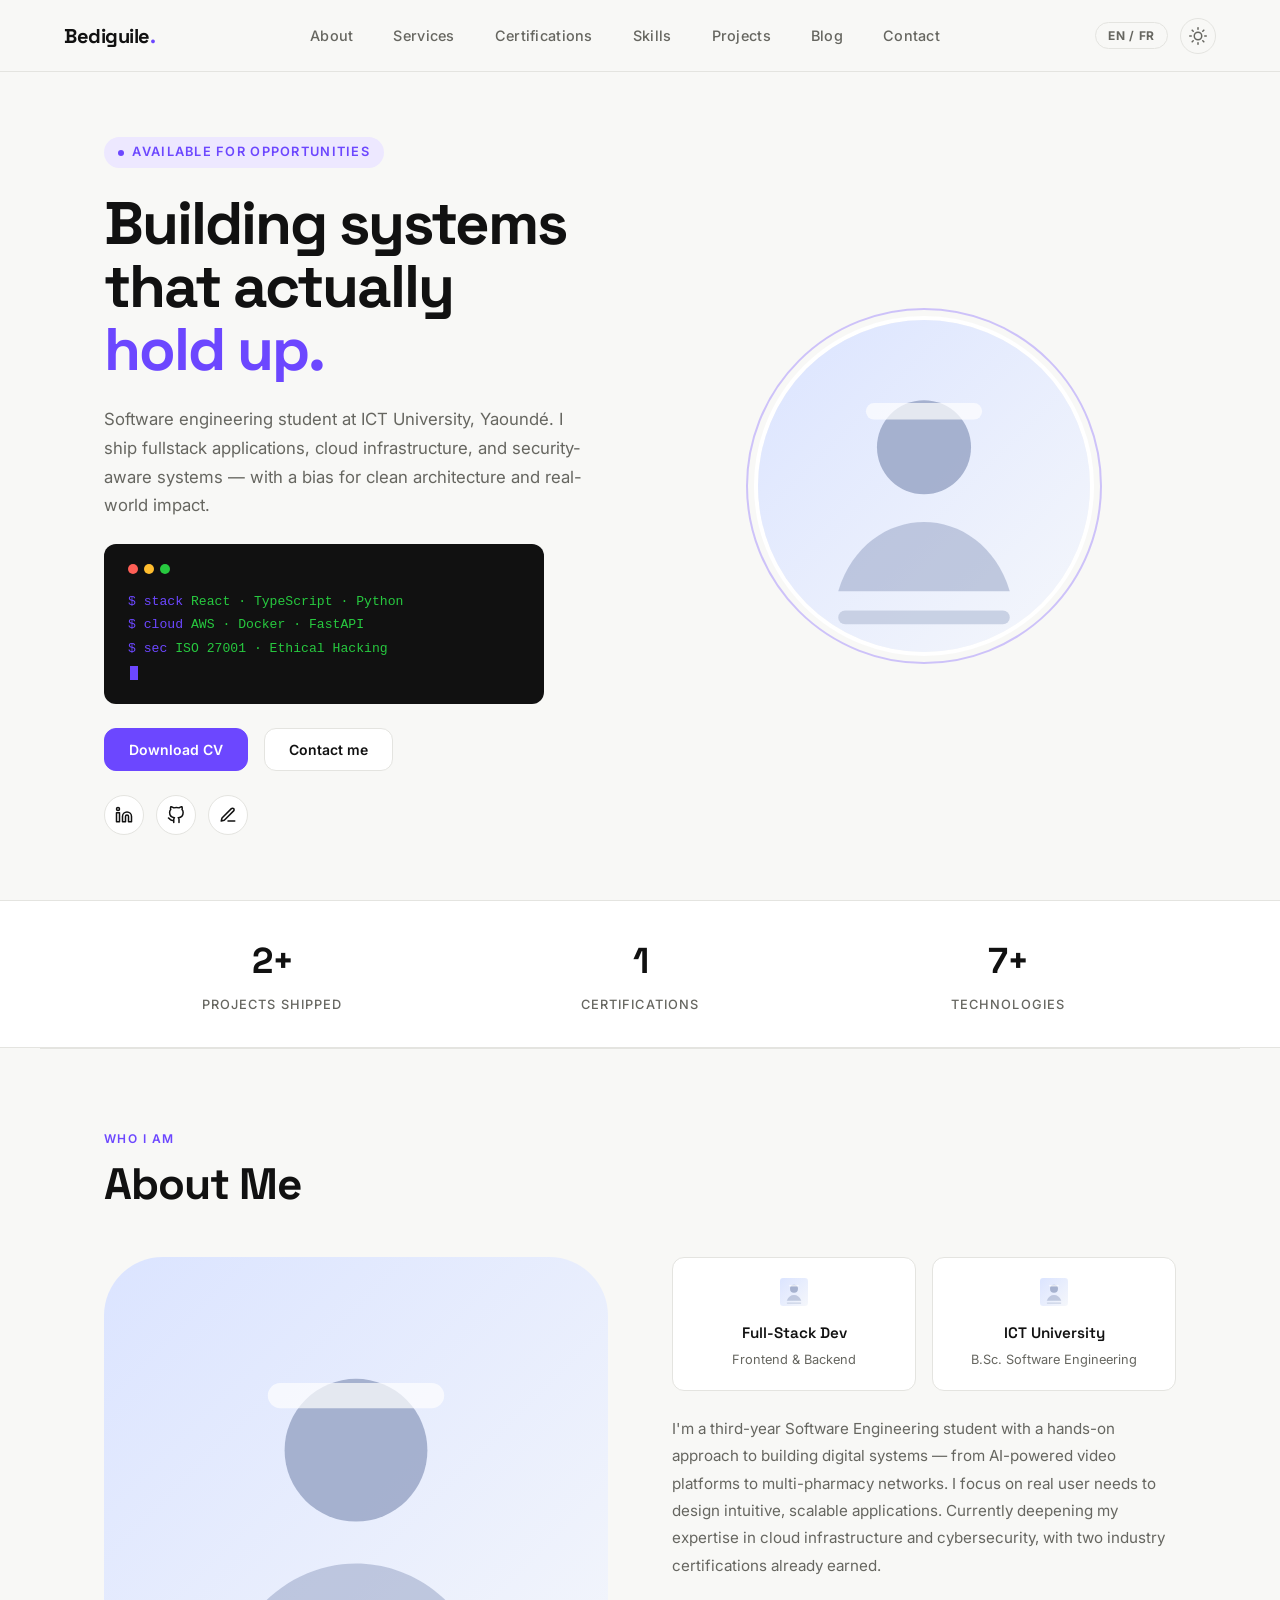
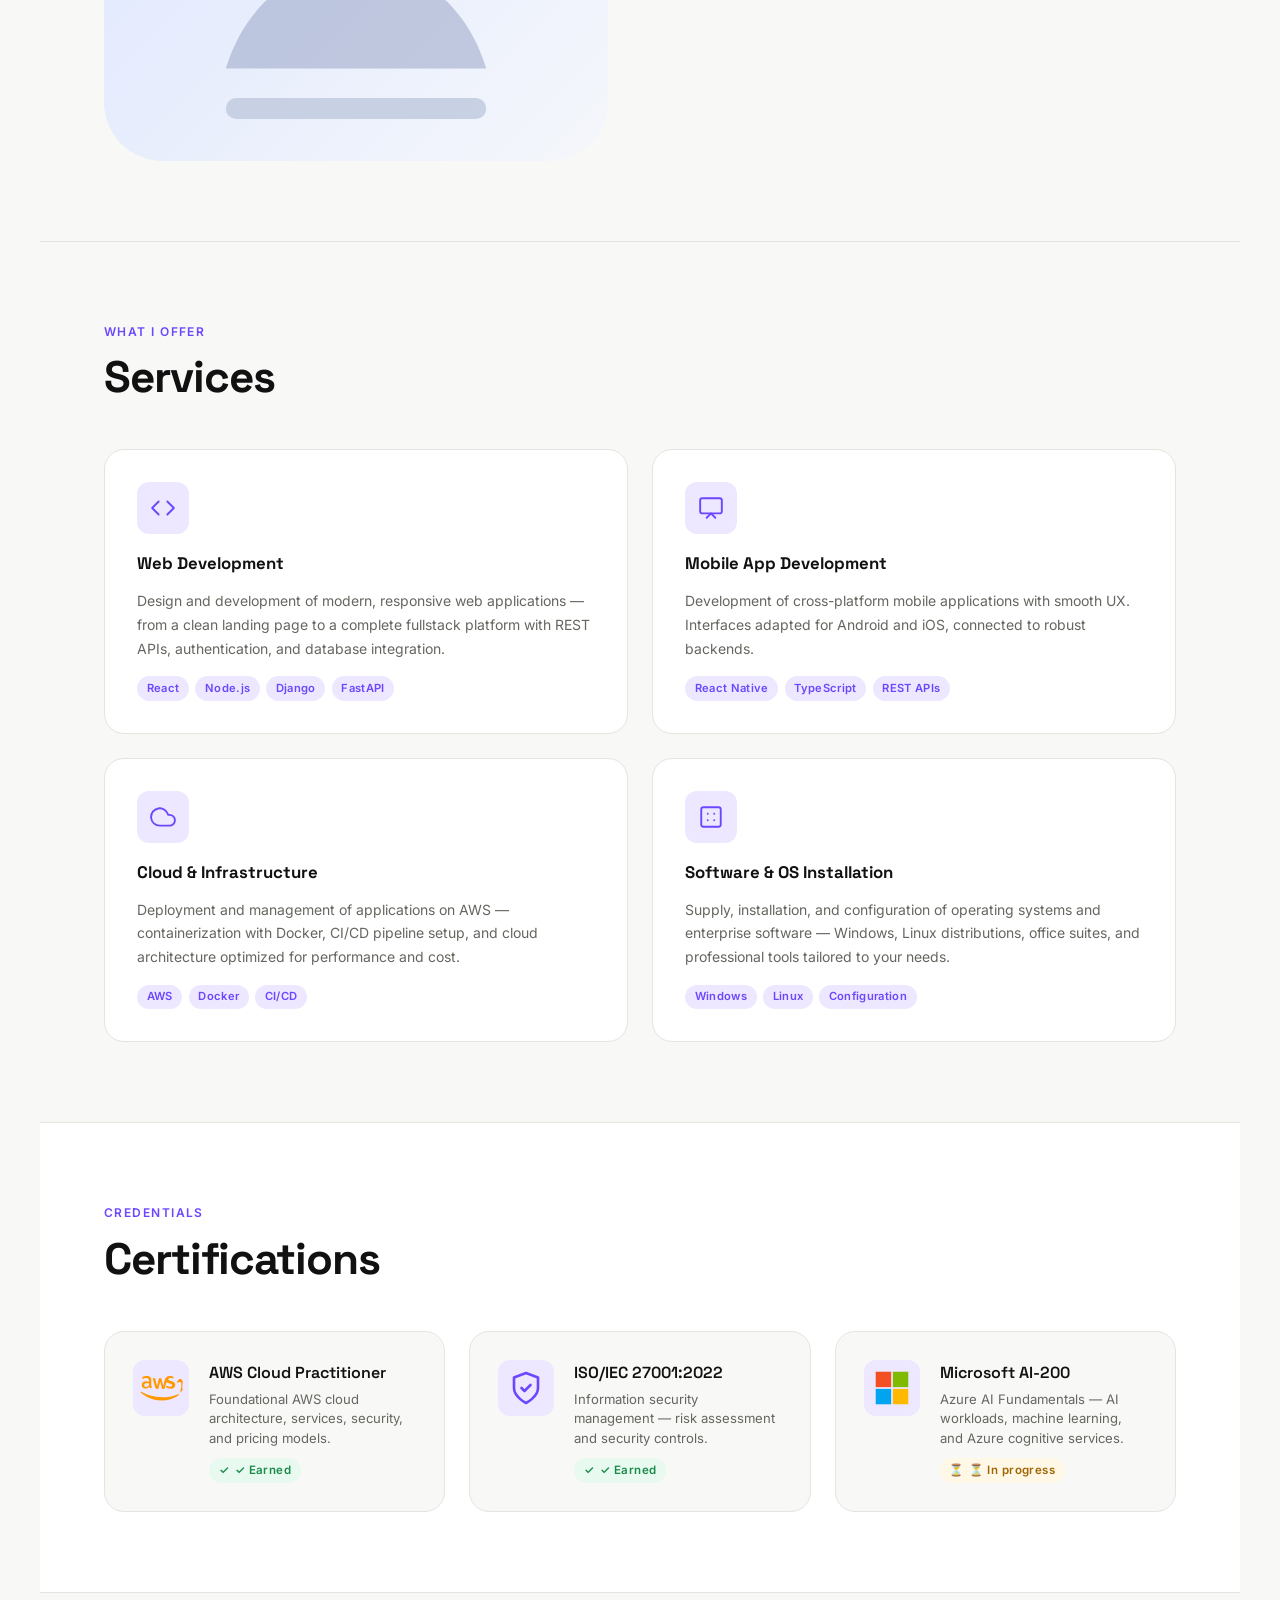
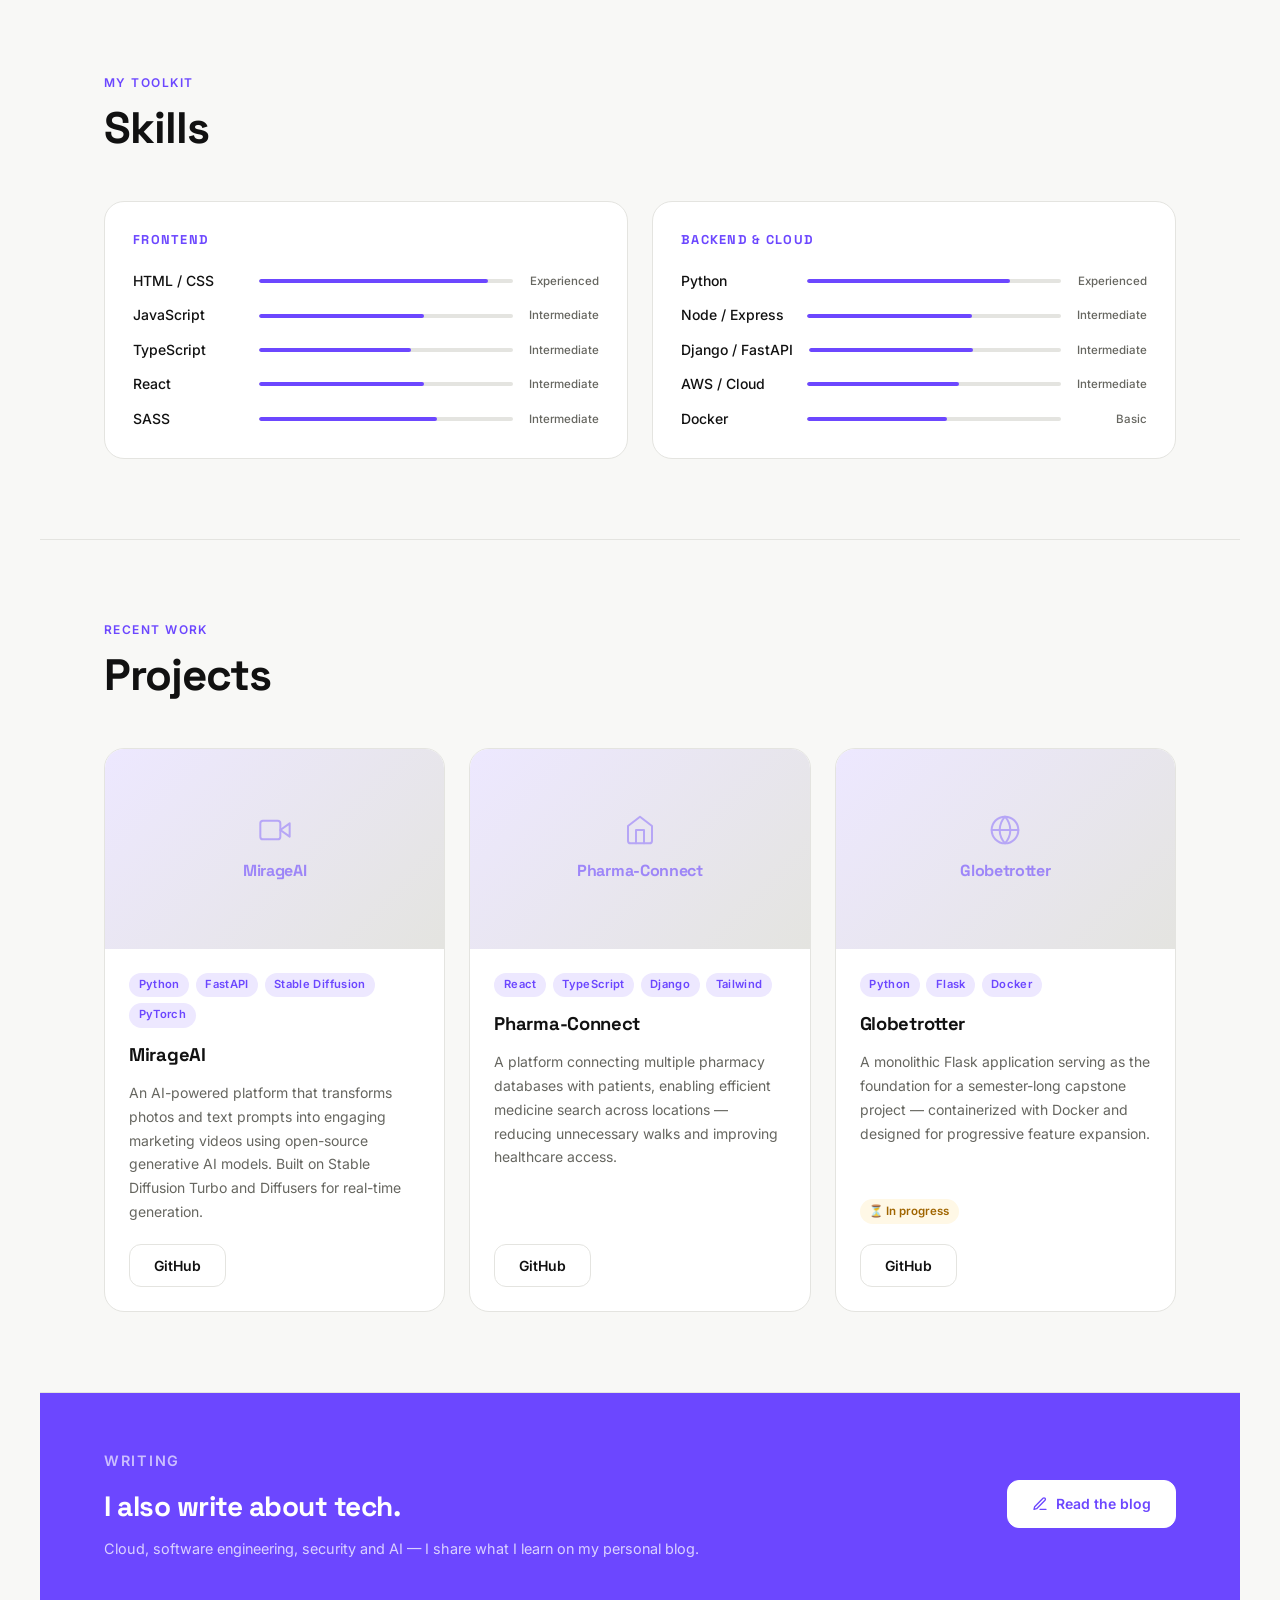
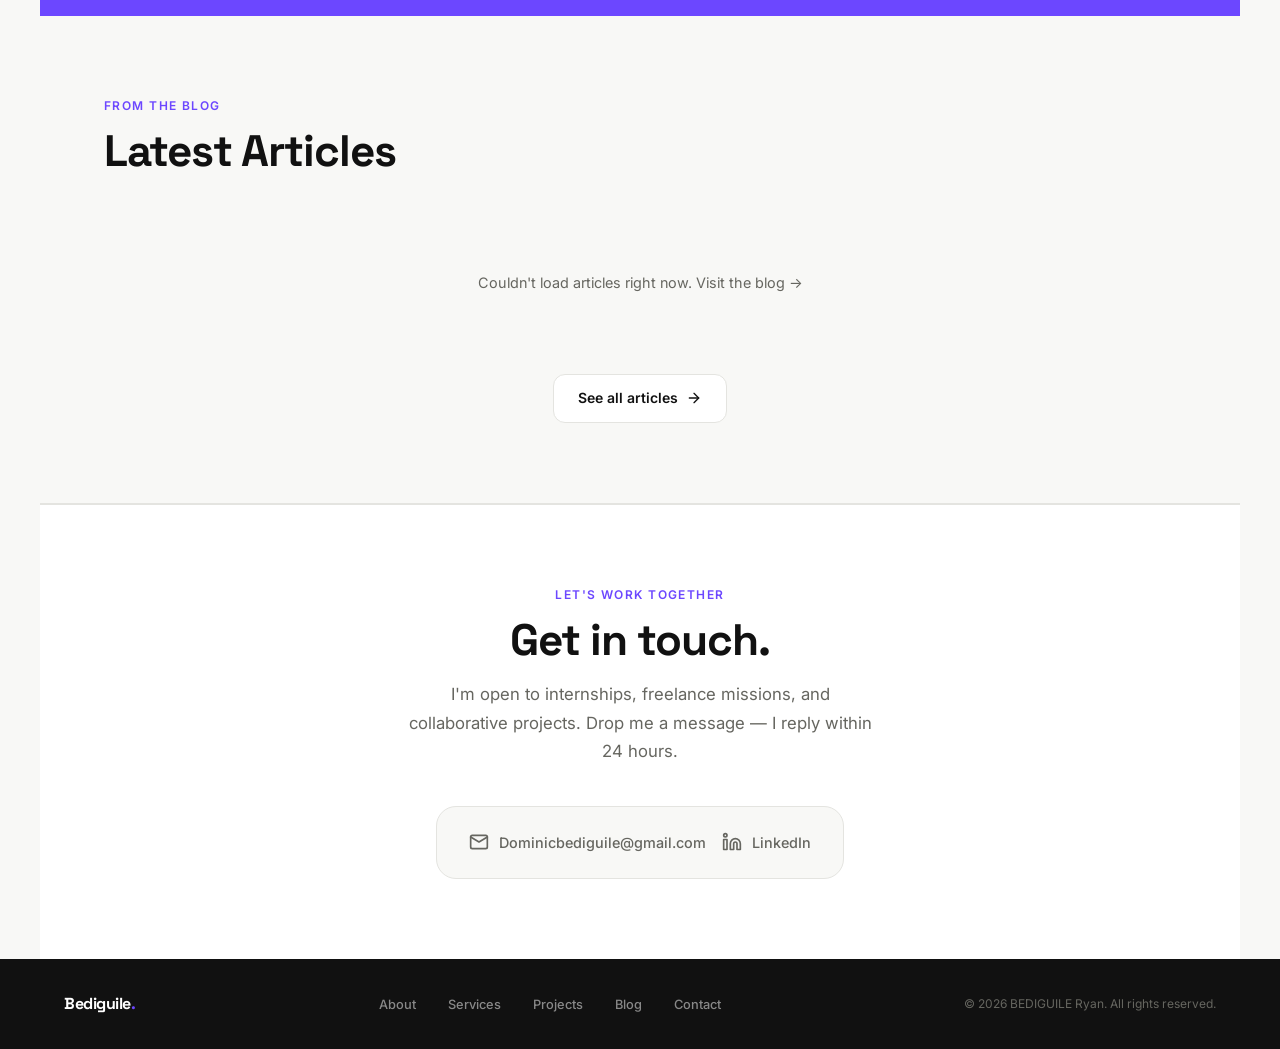
<file: index.html>
<!DOCTYPE html>
<html lang="en" data-theme="light">
<head>
  <meta charset="UTF-8" />
  <meta http-equiv="X-UA-Compatible" content="IE=edge" />
  <meta name="viewport" content="width=device-width, initial-scale=1.0" />
  <title>Bediguile Ryan — Software Engineer</title>
  <link rel="stylesheet" href="style3.css" />
  <link rel="stylesheet" href="mediaqueries.css" />
</head>
<body>

  <!-- ── DESKTOP NAV ──────────────────────────────── -->
  <nav id="desktop-nav">
    <div class="logo">Bediguile<span class="accent-dot">.</span></div>
    <ul class="nav-links">
      <li><a href="#about" data-en="About" data-fr="À propos">About</a></li>
      <li><a href="#services" data-en="Services" data-fr="Services">Services</a></li>
      <li><a href="#certifications" data-en="Certifications" data-fr="Certifications">Certifications</a></li>
      <li><a href="#skills" data-en="Skills" data-fr="Compétences">Skills</a></li>
      <li><a href="#projects" data-en="Projects" data-fr="Projets">Projects</a></li>
      <li><a href="https://dominicblog.me" target="_blank" rel="noopener" data-en="Blog" data-fr="Blog">Blog</a></li>
      <li><a href="#contact" data-en="Contact" data-fr="Contact">Contact</a></li>
    </ul>
    <div class="nav-controls">
      <button class="lang-toggle" onclick="toggleLang()" title="Switch language">EN / FR</button>
      <button class="theme-toggle" onclick="toggleTheme()" title="Toggle dark mode" aria-label="Toggle theme">
        <svg class="icon-sun" xmlns="http://www.w3.org/2000/svg" width="18" height="18" viewBox="0 0 24 24" fill="none" stroke="currentColor" stroke-width="2" stroke-linecap="round" stroke-linejoin="round"><circle cx="12" cy="12" r="5"/><line x1="12" y1="1" x2="12" y2="3"/><line x1="12" y1="21" x2="12" y2="23"/><line x1="4.22" y1="4.22" x2="5.64" y2="5.64"/><line x1="18.36" y1="18.36" x2="19.78" y2="19.78"/><line x1="1" y1="12" x2="3" y2="12"/><line x1="21" y1="12" x2="23" y2="12"/><line x1="4.22" y1="19.78" x2="5.64" y2="18.36"/><line x1="18.36" y1="5.64" x2="19.78" y2="4.22"/></svg>
        <svg class="icon-moon" xmlns="http://www.w3.org/2000/svg" width="18" height="18" viewBox="0 0 24 24" fill="none" stroke="currentColor" stroke-width="2" stroke-linecap="round" stroke-linejoin="round"><path d="M21 12.79A9 9 0 1 1 11.21 3 7 7 0 0 0 21 12.79z"/></svg>
      </button>
    </div>
  </nav>

  <!-- ── HAMBURGER NAV ────────────────────────────── -->
  <nav id="hamburger-nav">
    <div class="logo">Bediguile<span class="accent-dot">.</span></div>
    <div class="hamburger-right">
      <button class="lang-toggle" onclick="toggleLang()">EN / FR</button>
      <button class="theme-toggle" onclick="toggleTheme()" aria-label="Toggle theme">
        <svg class="icon-sun" xmlns="http://www.w3.org/2000/svg" width="16" height="16" viewBox="0 0 24 24" fill="none" stroke="currentColor" stroke-width="2" stroke-linecap="round" stroke-linejoin="round"><circle cx="12" cy="12" r="5"/><line x1="12" y1="1" x2="12" y2="3"/><line x1="12" y1="21" x2="12" y2="23"/><line x1="4.22" y1="4.22" x2="5.64" y2="5.64"/><line x1="18.36" y1="18.36" x2="19.78" y2="19.78"/><line x1="1" y1="12" x2="3" y2="12"/><line x1="21" y1="12" x2="23" y2="12"/><line x1="4.22" y1="19.78" x2="5.64" y2="18.36"/><line x1="18.36" y1="5.64" x2="19.78" y2="4.22"/></svg>
        <svg class="icon-moon" xmlns="http://www.w3.org/2000/svg" width="16" height="16" viewBox="0 0 24 24" fill="none" stroke="currentColor" stroke-width="2" stroke-linecap="round" stroke-linejoin="round"><path d="M21 12.79A9 9 0 1 1 11.21 3 7 7 0 0 0 21 12.79z"/></svg>
      </button>
      <div class="hamburger-menu">
        <div class="hamburger-icon" onclick="toggleMenu()">
          <span></span><span></span><span></span>
        </div>
        <ul class="menu-links">
          <li><a href="#about" data-en="About" data-fr="À propos" onclick="toggleMenu()">About</a></li>
          <li><a href="#services" data-en="Services" data-fr="Services" onclick="toggleMenu()">Services</a></li>
          <li><a href="#certifications" data-en="Certifications" data-fr="Certifications" onclick="toggleMenu()">Certifications</a></li>
          <li><a href="#skills" data-en="Skills" data-fr="Compétences" onclick="toggleMenu()">Skills</a></li>
          <li><a href="#projects" data-en="Projects" data-fr="Projets" onclick="toggleMenu()">Projects</a></li>
          <li><a href="https://dominicblog.me" target="_blank" rel="noopener" data-en="Blog" data-fr="Blog" onclick="toggleMenu()">Blog</a></li>
          <li><a href="#contact" data-en="Contact" data-fr="Contact" onclick="toggleMenu()">Contact</a></li>
        </ul>
      </div>
    </div>
  </nav>

  <!-- ── HERO ─────────────────────────────────────── -->
  <section id="profile">
    <div class="profile-left">
      <div class="hero-eyebrow">
        <span data-en="Available for opportunities" data-fr="Disponible pour des opportunités">Available for opportunities</span>
      </div>

      <h1 class="hero-title">
        <span data-en="Building systems<br>that actually<br>" data-fr="Des systèmes<br>qui tiennent<br>">Building systems<br>that actually<br></span><span class="accent">hold up.</span>
      </h1>

      <p class="hero-sub"
        data-en="Software engineering student at ICT University, Yaoundé. I ship fullstack applications, cloud infrastructure, and security-aware systems — with a bias for clean architecture and real-world impact."
        data-fr="Étudiant en génie logiciel à ICT University, Yaoundé. Je conçois des applications fullstack, de l'infrastructure cloud et des systèmes orientés sécurité — avec un parti pris pour l'architecture propre et l'impact concret.">
        Software engineering student at ICT University, Yaoundé. I ship fullstack applications, cloud infrastructure, and security-aware systems — with a bias for clean architecture and real-world impact.
      </p>

      <div class="terminal">
        <div class="terminal-bar">
          <div class="terminal-dot"></div>
          <div class="terminal-dot"></div>
          <div class="terminal-dot"></div>
        </div>
        <div id="terminal-output"></div>
        <div class="terminal-line"><span class="cursor"></span></div>
      </div>

      <div class="hero-actions">
        <button class="btn btn-primary" onclick="window.open('./mycv (1).pdf')">
          <span data-en="Download CV" data-fr="Télécharger CV">Download CV</span>
        </button>
        <button class="btn btn-secondary" onclick="location.href='#contact'">
          <span data-en="Contact me" data-fr="Me contacter">Contact me</span>
        </button>
      </div>

      <div id="socials-container">
        <a class="social-link" href="https://linkedin.com/in/dominic-bediguile-541303396" target="_blank" rel="noopener noreferrer" title="LinkedIn">
          <svg xmlns="http://www.w3.org/2000/svg" width="18" height="18" viewBox="0 0 24 24" fill="none" stroke="currentColor" stroke-width="2" stroke-linecap="round" stroke-linejoin="round"><path d="M16 8a6 6 0 0 1 6 6v7h-4v-7a2 2 0 0 0-2-2 2 2 0 0 0-2 2v7h-4v-7a6 6 0 0 1 6-6z"/><rect x="2" y="9" width="4" height="12"/><circle cx="4" cy="4" r="2"/></svg>
        </a>
        <a class="social-link" href="https://github.com/Domin-flame" target="_blank" rel="noopener noreferrer" title="GitHub">
          <svg xmlns="http://www.w3.org/2000/svg" width="18" height="18" viewBox="0 0 24 24" fill="none" stroke="currentColor" stroke-width="2" stroke-linecap="round" stroke-linejoin="round"><path d="M9 19c-5 1.5-5-2.5-7-3m14 6v-3.87a3.37 3.37 0 0 0-.94-2.61c3.14-.35 6.44-1.54 6.44-7A5.44 5.44 0 0 0 20 4.77 5.07 5.07 0 0 0 19.91 1S18.73.65 16 2.48a13.38 13.38 0 0 0-7 0C6.27.65 5.09 1 5.09 1A5.07 5.07 0 0 0 5 4.77a5.44 5.44 0 0 0-1.5 3.78c0 5.42 3.3 6.61 6.44 7A3.37 3.37 0 0 0 9 18.13V22"/></svg>
        </a>
        <a class="social-link" href="https://dominicblog.me" target="_blank" rel="noopener noreferrer" title="Blog">
          <svg xmlns="http://www.w3.org/2000/svg" width="18" height="18" viewBox="0 0 24 24" fill="none" stroke="currentColor" stroke-width="2" stroke-linecap="round" stroke-linejoin="round"><path d="M12 20h9"/><path d="M16.5 3.5a2.121 2.121 0 0 1 3 3L7 19l-4 1 1-4L16.5 3.5z"/></svg>
        </a>
      </div>
    </div>

    <div class="section__pic-container">
      <div class="profile-img-wrapper">
        <img src="./placeholder.svg" alt="Bediguile Ryan" />
      </div>
    </div>
  </section>

  <!-- ── STATS BAR ─────────────────────────────────── -->
  <div id="stats-bar">
    <div class="stats-inner">
      <div>
        <div class="stat-value" data-target="3" data-suffix="+">0+</div>
        <div class="stat-label" data-en="Projects Shipped" data-fr="Projets livrés">Projects Shipped</div>
      </div>
      <div>
        <div class="stat-value" data-target="2" data-suffix="">0</div>
        <div class="stat-label" data-en="Certifications" data-fr="Certifications">Certifications</div>
      </div>
      <div>
        <div class="stat-value" data-target="8" data-suffix="+">0+</div>
        <div class="stat-label" data-en="Technologies" data-fr="Technologies">Technologies</div>
      </div>
    </div>
  </div>

  <hr class="section-divider" />

  <!-- ── ABOUT ─────────────────────────────────────── -->
  <section id="about">
    <p class="section-label" data-en="Who I am" data-fr="Qui je suis">Who I am</p>
    <h2 class="title" data-en="About Me" data-fr="À propos">About Me</h2>
    <div class="section-container">
      <div class="section__pic-container">
        <img src="./placeholder.svg" alt="Bediguile Ryan" class="about-pic" />
      </div>
      <div class="about-details-container">
        <div class="about-cards">
          <div class="about-card">
            <img src="./placeholder.svg" alt="" class="icon" />
            <h3 data-en="Full-Stack Dev" data-fr="Dev Full-Stack">Full-Stack Dev</h3>
            <p data-en="Frontend & Backend" data-fr="Frontend & Backend">Frontend & Backend</p>
          </div>
          <div class="about-card">
            <img src="./placeholder.svg" alt="" class="icon" />
            <h3>ICT University</h3>
            <p data-en="B.Sc. Software Engineering" data-fr="Licence Génie Logiciel">B.Sc. Software Engineering</p>
          </div>
        </div>
        <p class="about-bio"
          data-en="I'm a third-year Software Engineering student with a hands-on approach to building digital systems — from AI-powered video platforms to multi-pharmacy networks. I focus on real user needs to design intuitive, scalable applications. Currently deepening my expertise in cloud infrastructure and cybersecurity, with two industry certifications already earned."
          data-fr="Étudiant en 3ème année de Génie Logiciel, je conçois des systèmes numériques concrets — des plateformes vidéo IA aux réseaux multi-pharmacies. Je place les besoins réels des utilisateurs au centre de ma démarche. Je renforce actuellement mes compétences en infrastructure cloud et cybersécurité, avec deux certifications professionnelles déjà obtenues.">
          I'm a third-year Software Engineering student with a hands-on approach to building digital systems — from AI-powered video platforms to multi-pharmacy networks. I focus on real user needs to design intuitive, scalable applications. Currently deepening my expertise in cloud infrastructure and cybersecurity, with two industry certifications already earned.
        </p>
      </div>
    </div>
  </section>

  <hr class="section-divider" />

  <!-- ── SERVICES ───────────────────────────────────── -->
  <section id="services">
    <p class="section-label" data-en="What I offer" data-fr="Ce que je propose">What I offer</p>
    <h2 class="title" data-en="Services" data-fr="Services">Services</h2>
    <div class="services-grid">

      <div class="service-card">
        <div class="service-icon">
          <svg xmlns="http://www.w3.org/2000/svg" width="26" height="26" viewBox="0 0 24 24" fill="none" stroke="currentColor" stroke-width="1.75" stroke-linecap="round" stroke-linejoin="round"><polyline points="16 18 22 12 16 6"/><polyline points="8 6 2 12 8 18"/></svg>
        </div>
        <h3 data-en="Web Development" data-fr="Développement Web">Web Development</h3>
        <p data-en="Design and development of modern, responsive web applications — from a clean landing page to a complete fullstack platform with REST APIs, authentication, and database integration."
           data-fr="Conception et développement d'applications web modernes et responsives — d'une simple landing page à une plateforme fullstack complète avec APIs REST, authentification et base de données.">
          Design and development of modern, responsive web applications — from a clean landing page to a complete fullstack platform with REST APIs, authentication, and database integration.
        </p>
        <div class="service-tags">
          <span class="tag">React</span><span class="tag">Node.js</span><span class="tag">Django</span><span class="tag">FastAPI</span>
        </div>
      </div>

      <div class="service-card">
        <div class="service-icon">
          <svg xmlns="http://www.w3.org/2000/svg" width="26" height="26" viewBox="0 0 24 24" fill="none" stroke="currentColor" stroke-width="1.75" stroke-linecap="round" stroke-linejoin="round"><rect x="2" y="3" width="20" height="14" rx="2"/><polyline points="8 21 12 17 16 21"/></svg>
        </div>
        <h3 data-en="Mobile App Development" data-fr="Développement Mobile">Mobile App Development</h3>
        <p data-en="Development of cross-platform mobile applications with smooth UX. Interfaces adapted for Android and iOS, connected to robust backends."
           data-fr="Développement d'applications mobiles multiplateformes avec une UX fluide. Interfaces adaptées Android et iOS, connectées à des backends robustes.">
          Development of cross-platform mobile applications with smooth UX. Interfaces adapted for Android and iOS, connected to robust backends.
        </p>
        <div class="service-tags">
          <span class="tag">React Native</span><span class="tag">TypeScript</span><span class="tag">REST APIs</span>
        </div>
      </div>

      <div class="service-card">
        <div class="service-icon">
          <svg xmlns="http://www.w3.org/2000/svg" width="26" height="26" viewBox="0 0 24 24" fill="none" stroke="currentColor" stroke-width="1.75" stroke-linecap="round" stroke-linejoin="round"><path d="M18 10h-1.26A8 8 0 1 0 9 20h9a5 5 0 0 0 0-10z"/></svg>
        </div>
        <h3 data-en="Cloud & Infrastructure" data-fr="Cloud & Infrastructure">Cloud & Infrastructure</h3>
        <p data-en="Deployment and management of applications on AWS — containerization with Docker, CI/CD pipeline setup, and cloud architecture optimized for performance and cost."
           data-fr="Déploiement et gestion d'applications sur AWS — conteneurisation Docker, mise en place de pipelines CI/CD, et architecture cloud optimisée pour la performance et les coûts.">
          Deployment and management of applications on AWS — containerization with Docker, CI/CD pipeline setup, and cloud architecture optimized for performance and cost.
        </p>
        <div class="service-tags">
          <span class="tag">AWS</span><span class="tag">Docker</span><span class="tag">CI/CD</span>
        </div>
      </div>

      <div class="service-card">
        <div class="service-icon">
          <svg xmlns="http://www.w3.org/2000/svg" width="26" height="26" viewBox="0 0 24 24" fill="none" stroke="currentColor" stroke-width="1.75" stroke-linecap="round" stroke-linejoin="round"><rect x="3" y="3" width="18" height="18" rx="2"/><path d="M9 9h.01"/><path d="M15 9h.01"/><path d="M9 15h.01"/><path d="M15 15h.01"/></svg>
        </div>
        <h3 data-en="Software & OS Installation" data-fr="Logiciels & Installation OS">Software & OS Installation</h3>
        <p data-en="Supply, installation, and configuration of operating systems and enterprise software — Windows, Linux distributions, office suites, and professional tools tailored to your needs."
           data-fr="Fourniture, installation et configuration de systèmes d'exploitation et logiciels professionnels — Windows, distributions Linux, suites bureautiques et outils métiers adaptés à vos besoins.">
          Supply, installation, and configuration of operating systems and enterprise software — Windows, Linux distributions, office suites, and professional tools tailored to your needs.
        </p>
        <div class="service-tags">
          <span class="tag">Windows</span><span class="tag">Linux</span><span class="tag">Configuration</span>
        </div>
      </div>

    </div>
  </section>

  <hr class="section-divider" />

  <!-- ── CERTIFICATIONS ────────────────────────────── -->
  <section id="certifications">
    <p class="section-label" data-en="Credentials" data-fr="Accréditations">Credentials</p>
    <h2 class="title" data-en="Certifications" data-fr="Certifications">Certifications</h2>
    <div class="cert-grid">

      <div class="cert-card">
        <div class="cert-badge">
          <!-- AWS logo SVG -->
          <svg viewBox="0 0 60 36" xmlns="http://www.w3.org/2000/svg" width="44">
            <path d="M16.7 13.5c0 .6.1 1.1.2 1.4.2.4.4.8.7 1.2.1.2.2.3.2.5 0 .2-.1.4-.4.6l-1.2.8c-.2.1-.3.2-.5.2-.2 0-.4-.1-.5-.2-.3-.3-.5-.6-.7-.9-.2-.3-.4-.7-.6-1.1-1.4 1.7-3.2 2.5-5.3 2.5-1.5 0-2.7-.4-3.6-1.3-.9-.9-1.3-2-1.3-3.5 0-1.5.5-2.8 1.6-3.7 1.1-.9 2.5-1.4 4.3-1.4.6 0 1.2.1 1.9.2.7.1 1.3.3 2 .5V7.9c0-1.4-.3-2.4-.9-3-.6-.6-1.6-.9-3-.9-.6 0-1.3.1-2 .3-.7.2-1.4.4-2 .7-.3.1-.5.2-.6.2s-.2 0-.3-.1c-.1-.1-.1-.3-.1-.5V3.4c0-.3 0-.5.1-.6.1-.2.3-.3.6-.4.6-.3 1.4-.6 2.3-.8.9-.2 1.9-.3 2.9-.3 2.2 0 3.8.5 4.8 1.5 1 1 1.5 2.6 1.5 4.7v6zm-7.3 2.7c.6 0 1.2-.1 1.8-.3.6-.2 1.2-.6 1.7-1.1.3-.3.5-.6.6-1 .1-.4.2-.9.2-1.4v-.7c-.5-.1-1-.2-1.6-.3-.6-.1-1.1-.1-1.6-.1-1.1 0-2 .2-2.5.7-.6.4-.8 1.1-.8 1.9 0 .8.2 1.3.6 1.7.4.4 1 .6 1.6.6zm13.7 1.8c-.3 0-.5-.1-.6-.2-.1-.1-.3-.4-.4-.8L19 5.7c-.1-.4-.2-.7-.2-.8 0-.3.2-.5.5-.5h1.9c.3 0 .5.1.6.2.2.1.3.4.4.8l2.4 9.5 2.3-9.5c.1-.4.2-.7.4-.8.2-.1.4-.2.7-.2h1.6c.3 0 .6.1.7.2.1.1.3.4.4.8l2.3 9.6 2.5-9.6c.1-.4.2-.7.4-.8.2-.1.4-.2.6-.2h1.8c.3 0 .5.2.5.5 0 .1 0 .2-.1.4 0 .1-.1.3-.1.5l-3.6 12.3c-.1.4-.2.7-.4.8-.2.1-.4.2-.6.2h-1.7c-.3 0-.6-.1-.7-.2-.2-.1-.3-.4-.4-.8l-2.3-9.3-2.3 9.3c-.1.4-.2.7-.4.8-.2.1-.4.2-.7.2h-1.5zm19.5.4c-1 0-2-.1-2.9-.4-.9-.3-1.7-.6-2.2-1-.3-.2-.5-.4-.5-.7v-1.1c0-.3.1-.5.4-.5.1 0 .2 0 .3.1.1 0 .3.1.4.2.6.3 1.2.5 1.9.7.7.1 1.3.2 2 .2 1 0 1.8-.2 2.4-.5.5-.3.8-.8.8-1.5 0-.4-.2-.8-.5-1.1-.3-.3-1-.6-2-.9l-2.8-.9c-1.4-.4-2.4-1.1-3-1.9-.6-.8-.9-1.7-.9-2.7 0-.8.2-1.5.5-2.1.3-.6.8-1.1 1.4-1.6.6-.4 1.2-.8 2-1 .8-.2 1.6-.3 2.4-.3.4 0 .8 0 1.3.1.4.1.8.2 1.2.2.4.1.7.2 1 .3.3.1.6.2.7.3.2.1.4.3.5.5.1.1.1.3.1.5v1c0 .3-.1.5-.4.5-.1 0-.3-.1-.6-.2-.9-.4-1.9-.6-3-.6-.9 0-1.7.2-2.2.5-.5.3-.8.8-.8 1.5 0 .4.2.8.5 1.1.3.3 1 .6 2.2.9l2.8.9c1.4.4 2.4 1.1 3 1.9.6.8.9 1.7.9 2.6 0 .8-.2 1.5-.5 2.2-.3.7-.8 1.2-1.4 1.7-.6.4-1.3.8-2.1 1-.9.2-1.8.3-2.8.3z" fill="#FF9900"/>
            <path d="M54.2 27.6c-6.3 4.7-15.5 7.1-23.4 7.1-11.1 0-21-4.1-28.5-10.9-.6-.5-.1-1.2.7-.8 8.1 4.7 18.1 7.5 28.4 7.5 7 0 14.6-1.4 21.7-4.4 1-.4 1.9.7.7 1.5zM57 24.3c-.8-1-.5-3.4 0-5.1.6-2.4 1.8-7.6-.4-9.4-.7-.6-1.7-.3-2.7 0-.4.2-1.4.5-1.9.8-.2.1-.5-.1-.4-.3.3-1.4 2-4.4 4.2-4.8.6-.1 1.3-.1 1.9.3 2.3 1.6 2 4.4 1.6 7.5-.2 2.2-.7 4.7.4 6.6.1.3-.3.6-.7.4z" fill="#FF9900"/>
          </svg>
        </div>
        <div class="cert-info">
          <h3>AWS Cloud Practitioner</h3>
          <p data-en="Foundational AWS cloud architecture, services, security, and pricing models."
             data-fr="Architecture cloud AWS, services, sécurité et modèles de tarification.">
            Foundational AWS cloud architecture, services, security, and pricing models.
          </p>
          <span class="cert-tag earned" data-en="✓ Earned" data-fr="✓ Obtenu">✓ Earned</span>
        </div>
      </div>

      <div class="cert-card">
        <div class="cert-badge">
          <!-- ISO shield icon -->
          <svg xmlns="http://www.w3.org/2000/svg" width="36" height="36" viewBox="0 0 24 24" fill="none" stroke="#6C47FF" stroke-width="1.75" stroke-linecap="round" stroke-linejoin="round">
            <path d="M12 22s8-4 8-10V5l-8-3-8 3v7c0 6 8 10 8 10z"/>
            <path d="M9 12l2 2 4-4"/>
          </svg>
        </div>
        <div class="cert-info">
          <h3>ISO/IEC 27001:2022</h3>
          <p data-en="Information security management — risk assessment and security controls."
             data-fr="Management de la sécurité de l'information — évaluation des risques et contrôles.">
            Information security management — risk assessment and security controls.
          </p>
          <span class="cert-tag earned" data-en="✓ Earned" data-fr="✓ Obtenu">✓ Earned</span>
        </div>
      </div>

      <div class="cert-card">
        <div class="cert-badge">
          <!-- Microsoft logo simplified -->
          <svg viewBox="0 0 21 21" xmlns="http://www.w3.org/2000/svg" width="36">
            <rect x="1" y="1" width="9" height="9" fill="#f25022"/>
            <rect x="11" y="1" width="9" height="9" fill="#7fba00"/>
            <rect x="1" y="11" width="9" height="9" fill="#00a4ef"/>
            <rect x="11" y="11" width="9" height="9" fill="#ffb900"/>
          </svg>
        </div>
        <div class="cert-info">
          <h3>Microsoft AI-200</h3>
          <p data-en="Azure AI Fundamentals — AI workloads, machine learning, and Azure cognitive services."
             data-fr="Fondamentaux Azure AI — charges de travail IA, machine learning et services cognitifs.">
            Azure AI Fundamentals — AI workloads, machine learning, and Azure cognitive services.
          </p>
          <span class="cert-tag pending" data-en="⏳ In progress" data-fr="⏳ En cours">⏳ In progress</span>
        </div>
      </div>

    </div>
  </section>

  <hr class="section-divider" />

  <!-- ── SKILLS ─────────────────────────────────────── -->
  <section id="skills">
    <p class="section-label" data-en="My toolkit" data-fr="Mes outils">My toolkit</p>
    <h2 class="title" data-en="Skills" data-fr="Compétences">Skills</h2>
    <div class="skills-grid">
      <div class="skill-group">
        <div class="skill-group-title" data-en="Frontend" data-fr="Frontend">Frontend</div>
        <div class="skill-list">
          <div class="skill-item">
            <span class="skill-name">HTML / CSS</span>
            <div class="skill-bar-wrap"><div class="skill-bar" style="width:90%"></div></div>
            <span class="skill-level" data-en="Experienced" data-fr="Expérimenté">Experienced</span>
          </div>
          <div class="skill-item">
            <span class="skill-name">JavaScript</span>
            <div class="skill-bar-wrap"><div class="skill-bar" style="width:65%"></div></div>
            <span class="skill-level" data-en="Intermediate" data-fr="Intermédiaire">Intermediate</span>
          </div>
          <div class="skill-item">
            <span class="skill-name">TypeScript</span>
            <div class="skill-bar-wrap"><div class="skill-bar" style="width:60%"></div></div>
            <span class="skill-level" data-en="Intermediate" data-fr="Intermédiaire">Intermediate</span>
          </div>
          <div class="skill-item">
            <span class="skill-name">React</span>
            <div class="skill-bar-wrap"><div class="skill-bar" style="width:65%"></div></div>
            <span class="skill-level" data-en="Intermediate" data-fr="Intermédiaire">Intermediate</span>
          </div>
          <div class="skill-item">
            <span class="skill-name">SASS</span>
            <div class="skill-bar-wrap"><div class="skill-bar" style="width:70%"></div></div>
            <span class="skill-level" data-en="Intermediate" data-fr="Intermédiaire">Intermediate</span>
          </div>
        </div>
      </div>
      <div class="skill-group">
        <div class="skill-group-title" data-en="Backend & Cloud" data-fr="Backend & Cloud">Backend & Cloud</div>
        <div class="skill-list">
          <div class="skill-item">
            <span class="skill-name">Python</span>
            <div class="skill-bar-wrap"><div class="skill-bar" style="width:80%"></div></div>
            <span class="skill-level" data-en="Experienced" data-fr="Expérimenté">Experienced</span>
          </div>
          <div class="skill-item">
            <span class="skill-name">Node / Express</span>
            <div class="skill-bar-wrap"><div class="skill-bar" style="width:65%"></div></div>
            <span class="skill-level" data-en="Intermediate" data-fr="Intermédiaire">Intermediate</span>
          </div>
          <div class="skill-item">
            <span class="skill-name">Django / FastAPI</span>
            <div class="skill-bar-wrap"><div class="skill-bar" style="width:65%"></div></div>
            <span class="skill-level" data-en="Intermediate" data-fr="Intermédiaire">Intermediate</span>
          </div>
          <div class="skill-item">
            <span class="skill-name">AWS / Cloud</span>
            <div class="skill-bar-wrap"><div class="skill-bar" style="width:60%"></div></div>
            <span class="skill-level" data-en="Intermediate" data-fr="Intermédiaire">Intermediate</span>
          </div>
          <div class="skill-item">
            <span class="skill-name">Docker</span>
            <div class="skill-bar-wrap"><div class="skill-bar" style="width:55%"></div></div>
            <span class="skill-level" data-en="Basic" data-fr="Débutant">Basic</span>
          </div>
        </div>
      </div>
    </div>
  </section>

  <hr class="section-divider" />

  <!-- ── PROJECTS ───────────────────────────────────── -->
  <section id="projects">
    <p class="section-label" data-en="Recent work" data-fr="Travaux récents">Recent work</p>
    <h2 class="title" data-en="Projects" data-fr="Projets">Projects</h2>
    <div class="projects-grid">

      <div class="project-card">
        <div class="project-img-wrap project-placeholder" data-name="MirageAI">
          <div class="placeholder-inner">
            <svg xmlns="http://www.w3.org/2000/svg" width="32" height="32" viewBox="0 0 24 24" fill="none" stroke="currentColor" stroke-width="1.5" stroke-linecap="round" stroke-linejoin="round" style="opacity:0.4"><polygon points="23 7 16 12 23 17 23 7"/><rect x="1" y="5" width="15" height="14" rx="2"/></svg>
            <span>MirageAI</span>
          </div>
        </div>
        <div class="project-body">
          <div class="project-tags">
            <span class="tag">Python</span><span class="tag">FastAPI</span>
            <span class="tag">Stable Diffusion</span><span class="tag">PyTorch</span>
          </div>
          <h3 class="project-name">MirageAI</h3>
          <p class="project-desc"
            data-en="An AI-powered platform that transforms photos and text prompts into engaging marketing videos using open-source generative AI models. Built on Stable Diffusion Turbo and Diffusers for real-time generation."
            data-fr="Une plateforme IA qui transforme photos et textes en vidéos marketing engageantes à l'aide de modèles d'IA générative open-source. Construite sur Stable Diffusion Turbo et Diffusers pour une génération en temps réel.">
            An AI-powered platform that transforms photos and text prompts into engaging marketing videos using open-source generative AI models. Built on Stable Diffusion Turbo and Diffusers for real-time generation.
          </p>
          <div class="project-links">
            <button class="btn btn-secondary" onclick="location.href='https://github.com/Domin-flame/AIMirage'">GitHub</button>
          </div>
        </div>
      </div>

      <div class="project-card">
        <div class="project-img-wrap project-placeholder" data-name="Pharma-Connect">
          <div class="placeholder-inner">
            <svg xmlns="http://www.w3.org/2000/svg" width="32" height="32" viewBox="0 0 24 24" fill="none" stroke="currentColor" stroke-width="1.5" stroke-linecap="round" stroke-linejoin="round" style="opacity:0.4"><path d="M3 9l9-7 9 7v11a2 2 0 0 1-2 2H5a2 2 0 0 1-2-2z"/><polyline points="9 22 9 12 15 12 15 22"/></svg>
            <span>Pharma-Connect</span>
          </div>
        </div>
        <div class="project-body">
          <div class="project-tags">
            <span class="tag">React</span><span class="tag">TypeScript</span>
            <span class="tag">Django</span><span class="tag">Tailwind</span>
          </div>
          <h3 class="project-name">Pharma-Connect</h3>
          <p class="project-desc"
            data-en="A platform connecting multiple pharmacy databases with patients, enabling efficient medicine search across locations — reducing unnecessary walks and improving healthcare access."
            data-fr="Une plateforme connectant plusieurs bases de données de pharmacies aux patients, permettant de rechercher des médicaments efficacement — réduisant les déplacements inutiles et améliorant l'accès aux soins.">
            A platform connecting multiple pharmacy databases with patients, enabling efficient medicine search across locations — reducing unnecessary walks and improving healthcare access.
          </p>
          <div class="project-links">
            <button class="btn btn-secondary" onclick="location.href='https://github.com/Domin-flame/pharma-connect'">GitHub</button>
          </div>
        </div>
      </div>

      <div class="project-card">
        <div class="project-img-wrap project-placeholder" data-name="Globetrotter">
          <div class="placeholder-inner">
            <svg xmlns="http://www.w3.org/2000/svg" width="32" height="32" viewBox="0 0 24 24" fill="none" stroke="currentColor" stroke-width="1.5" stroke-linecap="round" stroke-linejoin="round" style="opacity:0.4"><circle cx="12" cy="12" r="10"/><line x1="2" y1="12" x2="22" y2="12"/><path d="M12 2a15.3 15.3 0 0 1 4 10 15.3 15.3 0 0 1-4 10 15.3 15.3 0 0 1-4-10 15.3 15.3 0 0 1 4-10z"/></svg>
            <span>Globetrotter</span>
          </div>
        </div>
        <div class="project-body">
          <div class="project-tags">
            <span class="tag">Python</span><span class="tag">Flask</span><span class="tag">Docker</span>
          </div>
          <h3 class="project-name">Globetrotter</h3>
          <p class="project-desc"
            data-en="A monolithic Flask application serving as the foundation for a semester-long capstone project — containerized with Docker and designed for progressive feature expansion."
            data-fr="Une application Flask monolithique servant de base à un projet de fin de semestre — conteneurisée avec Docker et conçue pour une extension progressive des fonctionnalités.">
            A monolithic Flask application serving as the foundation for a semester-long capstone project — containerized with Docker and designed for progressive feature expansion.
          </p>
          <div class="project-wip" data-en="⏳ In progress" data-fr="⏳ En cours">⏳ In progress</div>
          <div class="project-links">
            <button class="btn btn-secondary" onclick="location.href='https://github.com/Domin-flame/globetrotter-capstone'">GitHub</button>
          </div>
        </div>
      </div>

    </div>
  </section>

  <hr class="section-divider" />

  <!-- ── BLOG CTA ────────────────────────────────────── -->
  <section id="blog-cta">
    <div class="blog-cta-inner">
      <div class="blog-cta-text">
        <p class="section-label" data-en="Writing" data-fr="Écrits">Writing</p>
        <h2 data-en="I also write about tech." data-fr="J'écris aussi sur la tech.">I also write about tech.</h2>
        <p data-en="Cloud, software engineering, security and AI — I share what I learn on my personal blog."
           data-fr="Cloud, génie logiciel, sécurité et IA — je partage ce que j'apprends sur mon blog personnel.">
          Cloud, software engineering, security and AI — I share what I learn on my personal blog.
        </p>
      </div>
      <a href="https://dominicblog.me" target="_blank" rel="noopener noreferrer" class="btn btn-primary blog-btn">
        <svg xmlns="http://www.w3.org/2000/svg" width="16" height="16" viewBox="0 0 24 24" fill="none" stroke="currentColor" stroke-width="2" stroke-linecap="round" stroke-linejoin="round"><path d="M12 20h9"/><path d="M16.5 3.5a2.121 2.121 0 0 1 3 3L7 19l-4 1 1-4L16.5 3.5z"/></svg>
        <span data-en="Read the blog" data-fr="Lire le blog">Read the blog</span>
      </a>
    </div>
  </section>

  <!-- ── LATEST ARTICLES ──────────────────────────── -->
  <section id="articles">
    <p class="section-label" data-en="From the blog" data-fr="Du blog">From the blog</p>
    <h2 class="title" data-en="Latest Articles" data-fr="Derniers articles">Latest Articles</h2>
    <div class="articles-grid" id="articles-grid">
      <div class="article-skeleton"></div>
      <div class="article-skeleton"></div>
      <div class="article-skeleton"></div>
    </div>
    <div class="articles-footer">
      <a href="https://dominicblog.me" target="_blank" rel="noopener" class="btn btn-secondary">
        <span data-en="See all articles" data-fr="Voir tous les articles">See all articles</span>
        <svg xmlns="http://www.w3.org/2000/svg" width="16" height="16" viewBox="0 0 24 24" fill="none" stroke="currentColor" stroke-width="2" stroke-linecap="round" stroke-linejoin="round"><line x1="5" y1="12" x2="19" y2="12"/><polyline points="12 5 19 12 12 19"/></svg>
      </a>
    </div>
  </section>

  <hr class="section-divider" />

  <!-- ── CONTACT ────────────────────────────────────── -->
  <section id="contact">
    <p class="section-label" data-en="Let's work together" data-fr="Travaillons ensemble">Let's work together</p>
    <h2 class="title" data-en="Get in touch." data-fr="Contactez-moi.">Get in touch.</h2>
    <p class="hero-sub"
      data-en="I'm open to internships, freelance missions, and collaborative projects. Drop me a message — I reply within 24 hours."
      data-fr="Je suis ouvert aux stages, missions freelance et projets collaboratifs. Envoyez-moi un message — je réponds sous 24h.">
      I'm open to internships, freelance missions, and collaborative projects. Drop me a message — I reply within 24 hours.
    </p>
    <div class="contact-box">
      <div class="contact-item">
        <svg xmlns="http://www.w3.org/2000/svg" width="20" height="20" viewBox="0 0 24 24" fill="none" stroke="currentColor" stroke-width="2" stroke-linecap="round" stroke-linejoin="round"><path d="M4 4h16c1.1 0 2 .9 2 2v12c0 1.1-.9 2-2 2H4c-1.1 0-2-.9-2-2V6c0-1.1.9-2 2-2z"/><polyline points="22,6 12,12 2,6"/></svg>
        <a href="mailto:Dominicbediguile@gmail.com">Dominicbediguile@gmail.com</a>
      </div>
      <div class="contact-item">
        <svg xmlns="http://www.w3.org/2000/svg" width="20" height="20" viewBox="0 0 24 24" fill="none" stroke="currentColor" stroke-width="2" stroke-linecap="round" stroke-linejoin="round"><path d="M16 8a6 6 0 0 1 6 6v7h-4v-7a2 2 0 0 0-2-2 2 2 0 0 0-2 2v7h-4v-7a6 6 0 0 1 6-6z"/><rect x="2" y="9" width="4" height="12"/><circle cx="4" cy="4" r="2"/></svg>
        <a href="https://linkedin.com/in/bediguile-ryan" target="_blank" rel="noopener" data-en="LinkedIn" data-fr="LinkedIn">LinkedIn</a>
      </div>
    </div>
  </section>

  <!-- ── FOOTER ────────────────────────────────────── -->
  <footer>
    <div class="logo">Bediguile<span class="accent-dot">.</span></div>
    <nav>
      <ul>
        <li><a href="#about" data-en="About" data-fr="À propos">About</a></li>
        <li><a href="#services" data-en="Services" data-fr="Services">Services</a></li>
        <li><a href="#projects" data-en="Projects" data-fr="Projets">Projects</a></li>
        <li><a href="https://dominicblog.me" target="_blank" rel="noopener">Blog</a></li>
        <li><a href="#contact" data-en="Contact" data-fr="Contact">Contact</a></li>
      </ul>
    </nav>
    <p>© 2026 BEDIGUILE Ryan. All rights reserved.</p>
  </footer>

  <script src="script.js"></script>
</body>
</html>
</file>
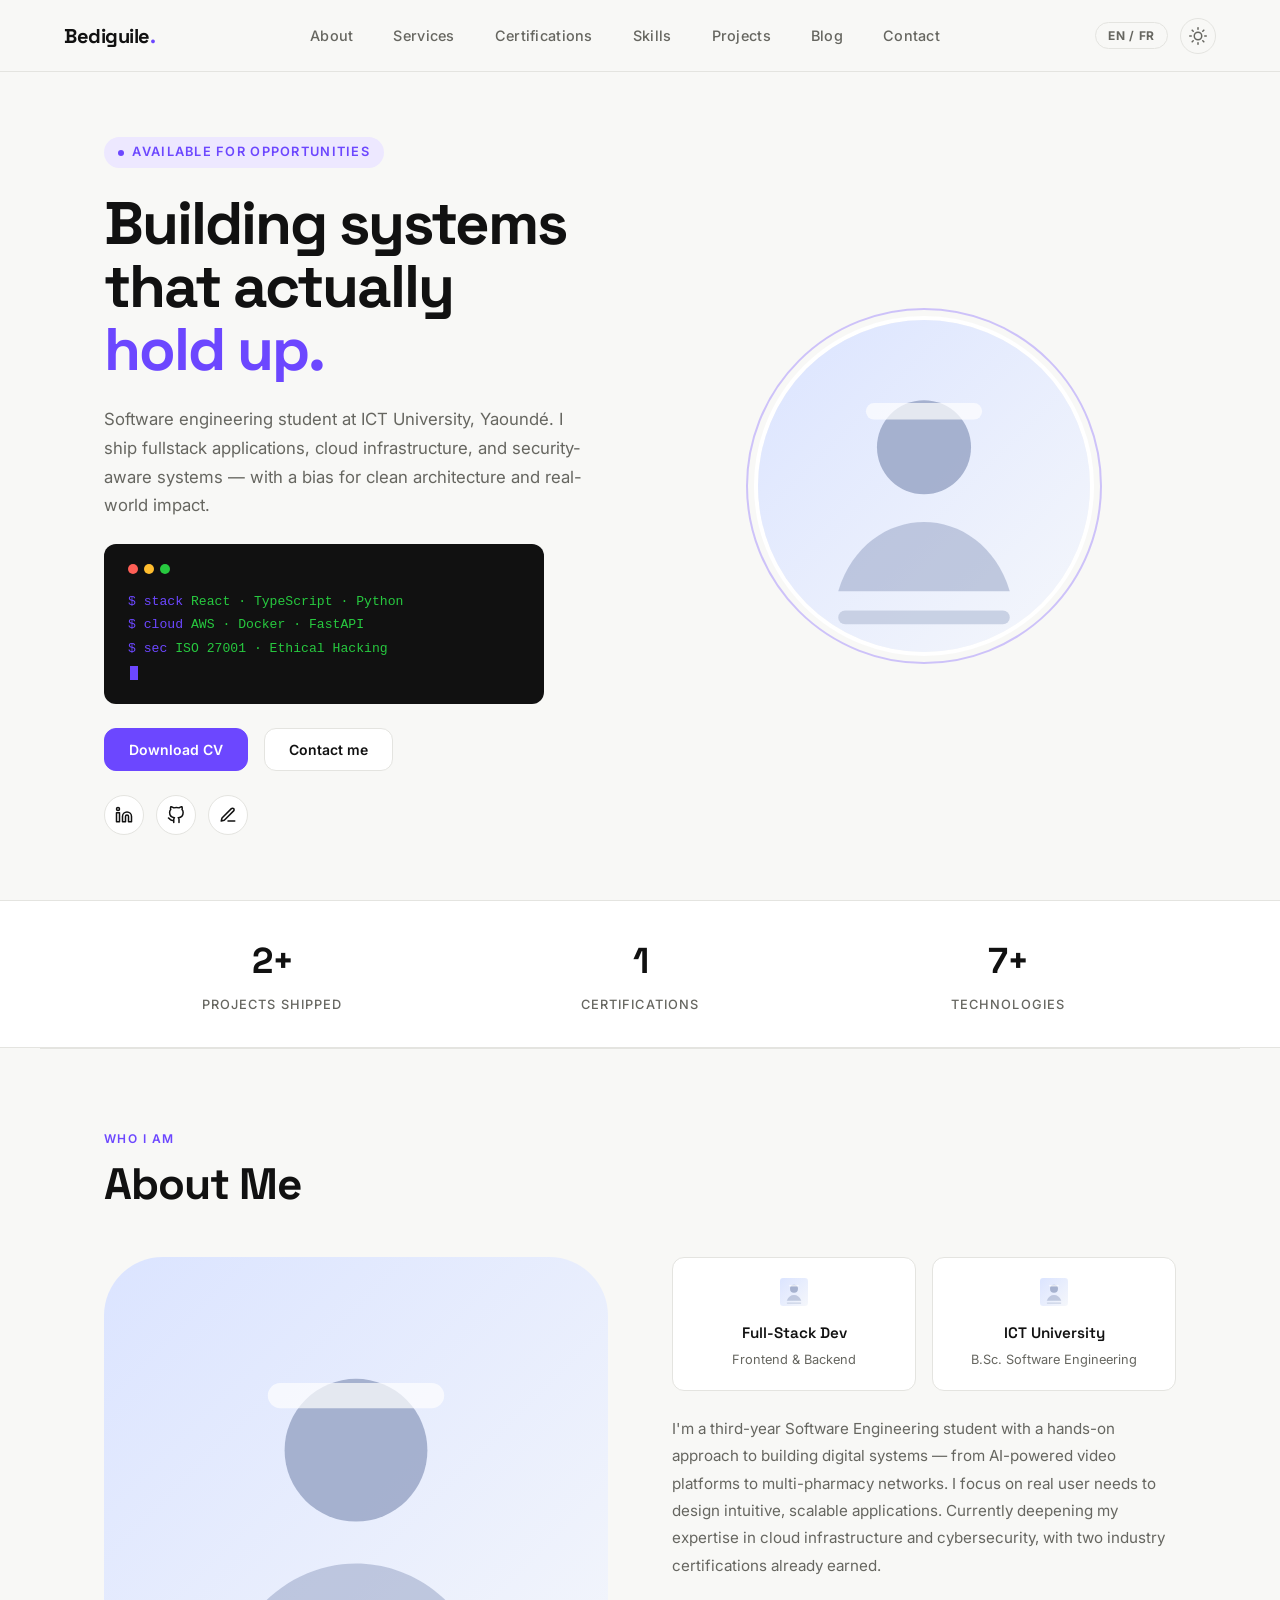
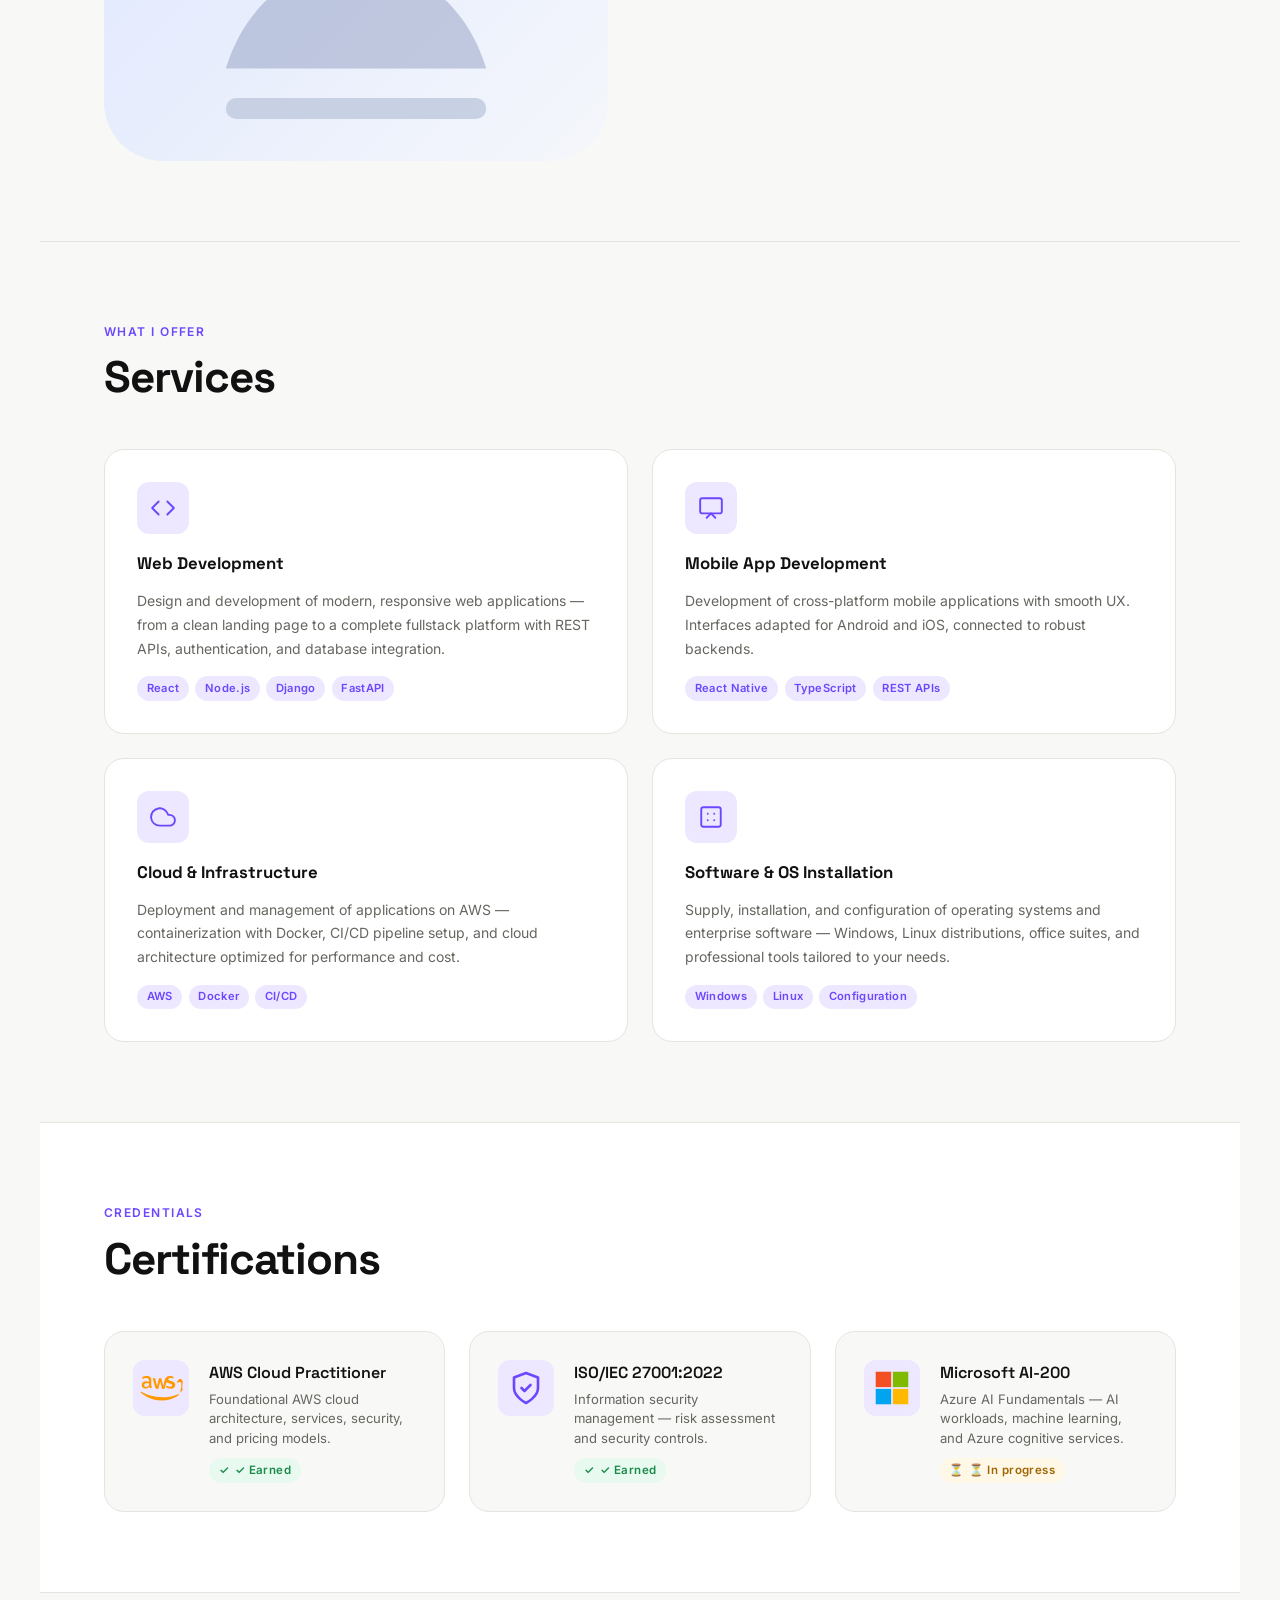
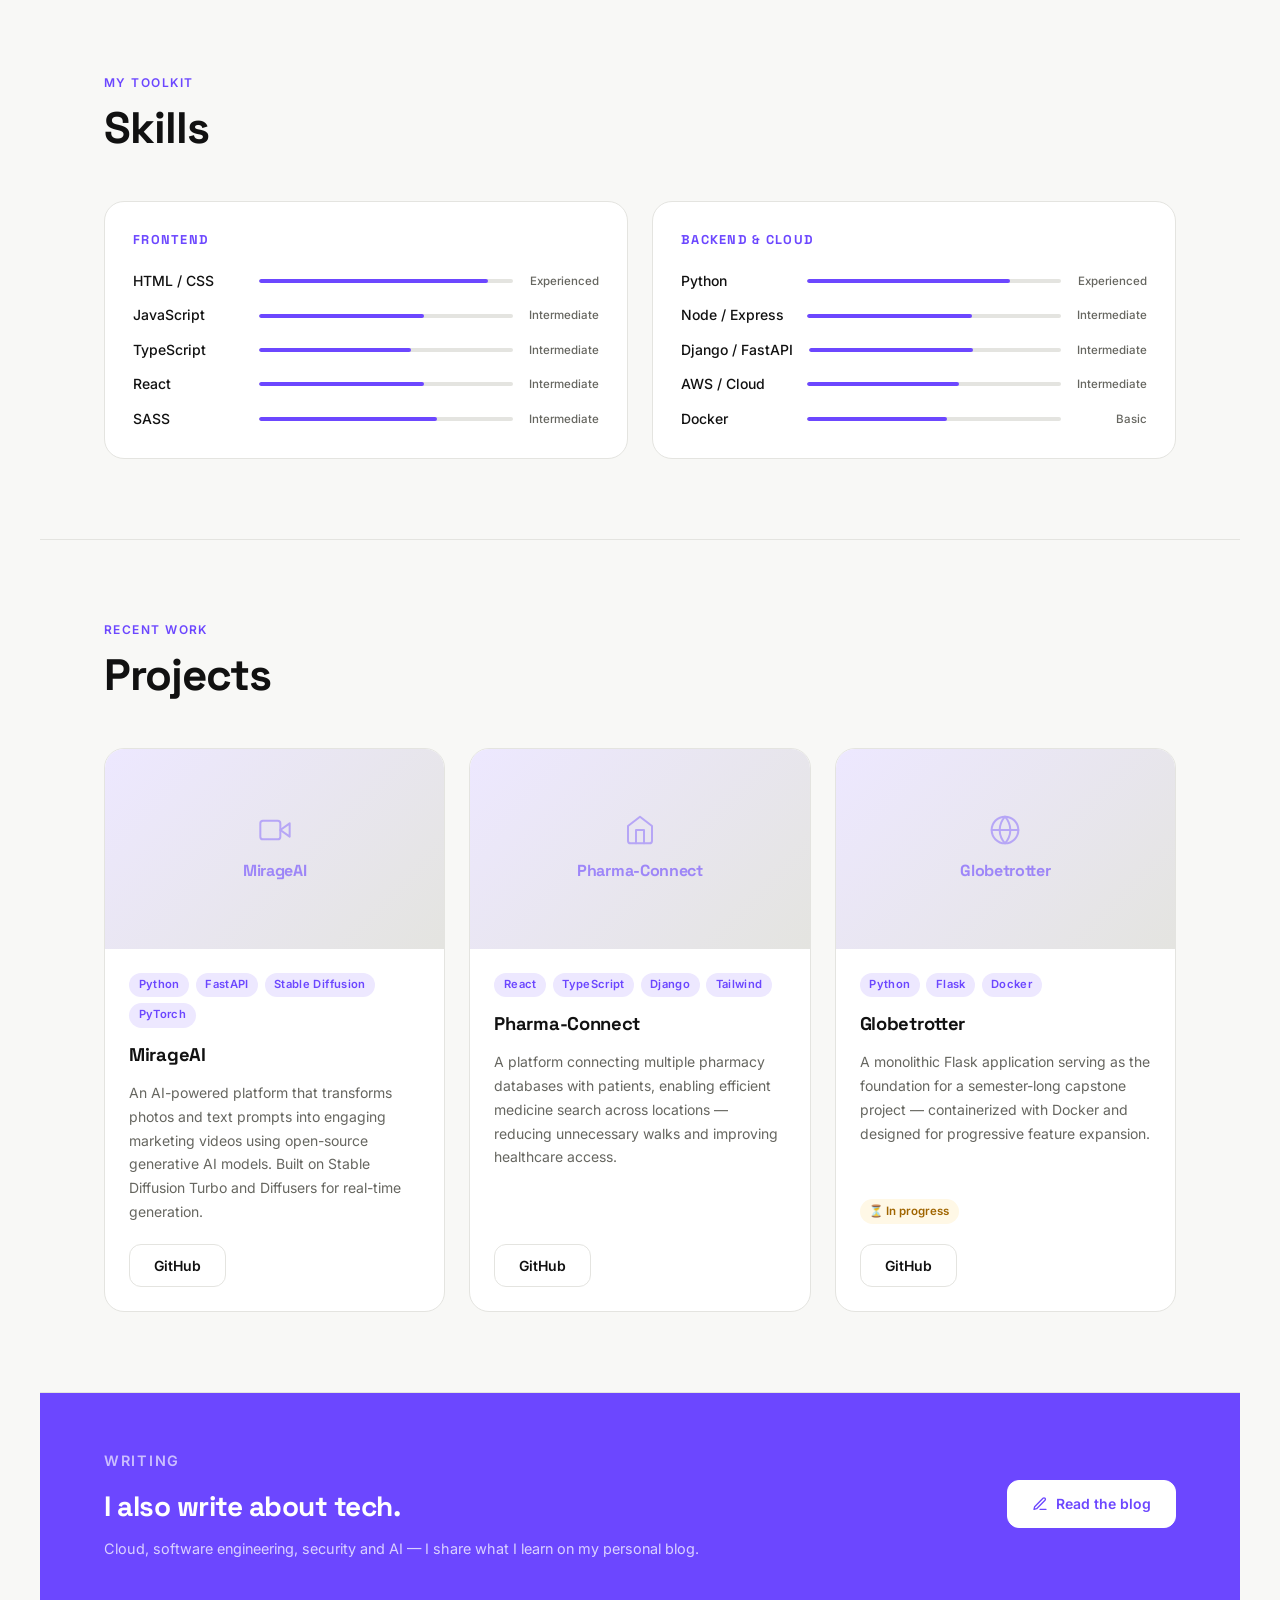
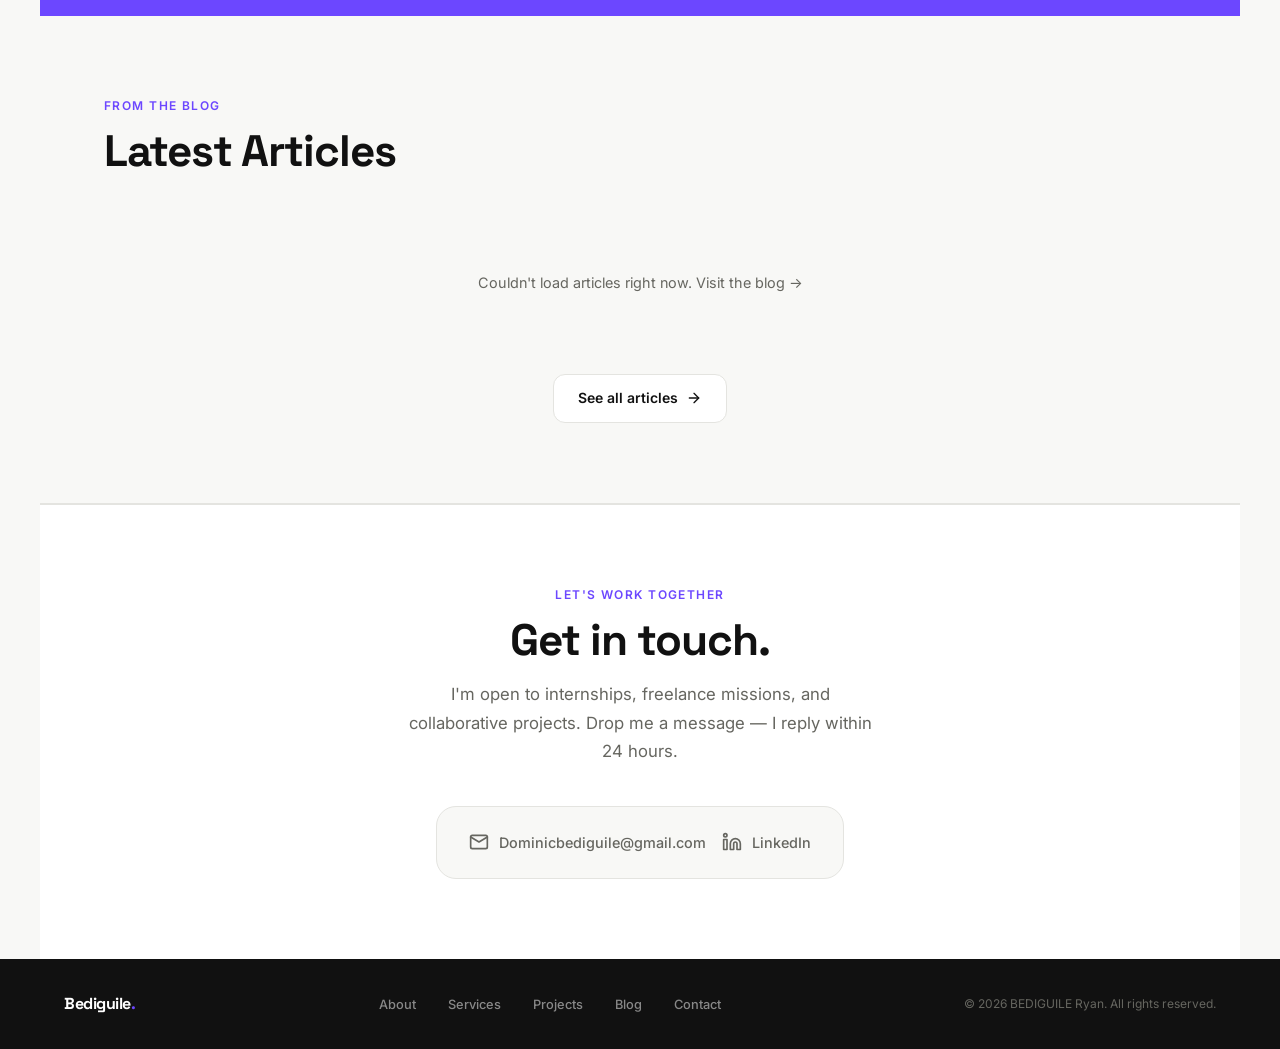
<file: Portfolio.html>
<!DOCTYPE html>
<html lang="en" data-theme="light">
<head>
  <meta charset="UTF-8" />
  <meta http-equiv="X-UA-Compatible" content="IE=edge" />
  <meta name="viewport" content="width=device-width, initial-scale=1.0" />
  <title>Bediguile Ryan — Software Engineer</title>
  <link rel="stylesheet" href="style3.css" />
  <link rel="stylesheet" href="mediaqueries.css" />
</head>
<body>

  <!-- ── DESKTOP NAV ──────────────────────────────── -->
  <nav id="desktop-nav">
    <div class="logo">Bediguile<span class="accent-dot">.</span></div>
    <ul class="nav-links">
      <li><a href="#about" data-en="About" data-fr="À propos">About</a></li>
      <li><a href="#services" data-en="Services" data-fr="Services">Services</a></li>
      <li><a href="#certifications" data-en="Certifications" data-fr="Certifications">Certifications</a></li>
      <li><a href="#skills" data-en="Skills" data-fr="Compétences">Skills</a></li>
      <li><a href="#projects" data-en="Projects" data-fr="Projets">Projects</a></li>
      <li><a href="https://dominicblog.me" target="_blank" rel="noopener" data-en="Blog" data-fr="Blog">Blog</a></li>
      <li><a href="#contact" data-en="Contact" data-fr="Contact">Contact</a></li>
    </ul>
    <div class="nav-controls">
      <button class="lang-toggle" onclick="toggleLang()" title="Switch language">EN / FR</button>
      <button class="theme-toggle" onclick="toggleTheme()" title="Toggle dark mode" aria-label="Toggle theme">
        <svg class="icon-sun" xmlns="http://www.w3.org/2000/svg" width="18" height="18" viewBox="0 0 24 24" fill="none" stroke="currentColor" stroke-width="2" stroke-linecap="round" stroke-linejoin="round"><circle cx="12" cy="12" r="5"/><line x1="12" y1="1" x2="12" y2="3"/><line x1="12" y1="21" x2="12" y2="23"/><line x1="4.22" y1="4.22" x2="5.64" y2="5.64"/><line x1="18.36" y1="18.36" x2="19.78" y2="19.78"/><line x1="1" y1="12" x2="3" y2="12"/><line x1="21" y1="12" x2="23" y2="12"/><line x1="4.22" y1="19.78" x2="5.64" y2="18.36"/><line x1="18.36" y1="5.64" x2="19.78" y2="4.22"/></svg>
        <svg class="icon-moon" xmlns="http://www.w3.org/2000/svg" width="18" height="18" viewBox="0 0 24 24" fill="none" stroke="currentColor" stroke-width="2" stroke-linecap="round" stroke-linejoin="round"><path d="M21 12.79A9 9 0 1 1 11.21 3 7 7 0 0 0 21 12.79z"/></svg>
      </button>
    </div>
  </nav>

  <!-- ── HAMBURGER NAV ────────────────────────────── -->
  <nav id="hamburger-nav">
    <div class="logo">Bediguile<span class="accent-dot">.</span></div>
    <div class="hamburger-right">
      <button class="lang-toggle" onclick="toggleLang()">EN / FR</button>
      <button class="theme-toggle" onclick="toggleTheme()" aria-label="Toggle theme">
        <svg class="icon-sun" xmlns="http://www.w3.org/2000/svg" width="16" height="16" viewBox="0 0 24 24" fill="none" stroke="currentColor" stroke-width="2" stroke-linecap="round" stroke-linejoin="round"><circle cx="12" cy="12" r="5"/><line x1="12" y1="1" x2="12" y2="3"/><line x1="12" y1="21" x2="12" y2="23"/><line x1="4.22" y1="4.22" x2="5.64" y2="5.64"/><line x1="18.36" y1="18.36" x2="19.78" y2="19.78"/><line x1="1" y1="12" x2="3" y2="12"/><line x1="21" y1="12" x2="23" y2="12"/><line x1="4.22" y1="19.78" x2="5.64" y2="18.36"/><line x1="18.36" y1="5.64" x2="19.78" y2="4.22"/></svg>
        <svg class="icon-moon" xmlns="http://www.w3.org/2000/svg" width="16" height="16" viewBox="0 0 24 24" fill="none" stroke="currentColor" stroke-width="2" stroke-linecap="round" stroke-linejoin="round"><path d="M21 12.79A9 9 0 1 1 11.21 3 7 7 0 0 0 21 12.79z"/></svg>
      </button>
      <div class="hamburger-menu">
        <div class="hamburger-icon" onclick="toggleMenu()">
          <span></span><span></span><span></span>
        </div>
        <ul class="menu-links">
          <li><a href="#about" data-en="About" data-fr="À propos" onclick="toggleMenu()">About</a></li>
          <li><a href="#services" data-en="Services" data-fr="Services" onclick="toggleMenu()">Services</a></li>
          <li><a href="#certifications" data-en="Certifications" data-fr="Certifications" onclick="toggleMenu()">Certifications</a></li>
          <li><a href="#skills" data-en="Skills" data-fr="Compétences" onclick="toggleMenu()">Skills</a></li>
          <li><a href="#projects" data-en="Projects" data-fr="Projets" onclick="toggleMenu()">Projects</a></li>
          <li><a href="https://dominicblog.me" target="_blank" rel="noopener" data-en="Blog" data-fr="Blog" onclick="toggleMenu()">Blog</a></li>
          <li><a href="#contact" data-en="Contact" data-fr="Contact" onclick="toggleMenu()">Contact</a></li>
        </ul>
      </div>
    </div>
  </nav>

  <!-- ── HERO ─────────────────────────────────────── -->
  <section id="profile">
    <div class="profile-left">
      <div class="hero-eyebrow">
        <span data-en="Available for opportunities" data-fr="Disponible pour des opportunités">Available for opportunities</span>
      </div>

      <h1 class="hero-title">
        <span data-en="Building systems<br>that actually<br>" data-fr="Des systèmes<br>qui tiennent<br>">Building systems<br>that actually<br></span><span class="accent">hold up.</span>
      </h1>

      <p class="hero-sub"
        data-en="Software engineering student at ICT University, Yaoundé. I ship fullstack applications, cloud infrastructure, and security-aware systems — with a bias for clean architecture and real-world impact."
        data-fr="Étudiant en génie logiciel à ICT University, Yaoundé. Je conçois des applications fullstack, de l'infrastructure cloud et des systèmes orientés sécurité — avec un parti pris pour l'architecture propre et l'impact concret.">
        Software engineering student at ICT University, Yaoundé. I ship fullstack applications, cloud infrastructure, and security-aware systems — with a bias for clean architecture and real-world impact.
      </p>

      <div class="terminal">
        <div class="terminal-bar">
          <div class="terminal-dot"></div>
          <div class="terminal-dot"></div>
          <div class="terminal-dot"></div>
        </div>
        <div id="terminal-output"></div>
        <div class="terminal-line"><span class="cursor"></span></div>
      </div>

      <div class="hero-actions">
        <button class="btn btn-primary" onclick="window.open('./mycv (1).pdf')">
          <span data-en="Download CV" data-fr="Télécharger CV">Download CV</span>
        </button>
        <button class="btn btn-secondary" onclick="location.href='#contact'">
          <span data-en="Contact me" data-fr="Me contacter">Contact me</span>
        </button>
      </div>

      <div id="socials-container">
        <a class="social-link" href="https://linkedin.com/in/bediguile-ryan" target="_blank" rel="noopener noreferrer" title="LinkedIn">
          <svg xmlns="http://www.w3.org/2000/svg" width="18" height="18" viewBox="0 0 24 24" fill="none" stroke="currentColor" stroke-width="2" stroke-linecap="round" stroke-linejoin="round"><path d="M16 8a6 6 0 0 1 6 6v7h-4v-7a2 2 0 0 0-2-2 2 2 0 0 0-2 2v7h-4v-7a6 6 0 0 1 6-6z"/><rect x="2" y="9" width="4" height="12"/><circle cx="4" cy="4" r="2"/></svg>
        </a>
        <a class="social-link" href="https://github.com/Domin-flame" target="_blank" rel="noopener noreferrer" title="GitHub">
          <svg xmlns="http://www.w3.org/2000/svg" width="18" height="18" viewBox="0 0 24 24" fill="none" stroke="currentColor" stroke-width="2" stroke-linecap="round" stroke-linejoin="round"><path d="M9 19c-5 1.5-5-2.5-7-3m14 6v-3.87a3.37 3.37 0 0 0-.94-2.61c3.14-.35 6.44-1.54 6.44-7A5.44 5.44 0 0 0 20 4.77 5.07 5.07 0 0 0 19.91 1S18.73.65 16 2.48a13.38 13.38 0 0 0-7 0C6.27.65 5.09 1 5.09 1A5.07 5.07 0 0 0 5 4.77a5.44 5.44 0 0 0-1.5 3.78c0 5.42 3.3 6.61 6.44 7A3.37 3.37 0 0 0 9 18.13V22"/></svg>
        </a>
        <a class="social-link" href="https://dominicblog.me" target="_blank" rel="noopener noreferrer" title="Blog">
          <svg xmlns="http://www.w3.org/2000/svg" width="18" height="18" viewBox="0 0 24 24" fill="none" stroke="currentColor" stroke-width="2" stroke-linecap="round" stroke-linejoin="round"><path d="M12 20h9"/><path d="M16.5 3.5a2.121 2.121 0 0 1 3 3L7 19l-4 1 1-4L16.5 3.5z"/></svg>
        </a>
      </div>
    </div>

    <div class="section__pic-container">
      <div class="profile-img-wrapper">
        <img src="./placeholder.svg" alt="Bediguile Ryan" />
      </div>
    </div>
  </section>

  <!-- ── STATS BAR ─────────────────────────────────── -->
  <div id="stats-bar">
    <div class="stats-inner">
      <div>
        <div class="stat-value" data-target="3" data-suffix="+">0+</div>
        <div class="stat-label" data-en="Projects Shipped" data-fr="Projets livrés">Projects Shipped</div>
      </div>
      <div>
        <div class="stat-value" data-target="2" data-suffix="">0</div>
        <div class="stat-label" data-en="Certifications" data-fr="Certifications">Certifications</div>
      </div>
      <div>
        <div class="stat-value" data-target="8" data-suffix="+">0+</div>
        <div class="stat-label" data-en="Technologies" data-fr="Technologies">Technologies</div>
      </div>
    </div>
  </div>

  <hr class="section-divider" />

  <!-- ── ABOUT ─────────────────────────────────────── -->
  <section id="about">
    <p class="section-label" data-en="Who I am" data-fr="Qui je suis">Who I am</p>
    <h2 class="title" data-en="About Me" data-fr="À propos">About Me</h2>
    <div class="section-container">
      <div class="section__pic-container">
        <img src="./placeholder.svg" alt="Bediguile Ryan" class="about-pic" />
      </div>
      <div class="about-details-container">
        <div class="about-cards">
          <div class="about-card">
            <img src="./placeholder.svg" alt="" class="icon" />
            <h3 data-en="Full-Stack Dev" data-fr="Dev Full-Stack">Full-Stack Dev</h3>
            <p data-en="Frontend & Backend" data-fr="Frontend & Backend">Frontend & Backend</p>
          </div>
          <div class="about-card">
            <img src="./placeholder.svg" alt="" class="icon" />
            <h3>ICT University</h3>
            <p data-en="B.Sc. Software Engineering" data-fr="Licence Génie Logiciel">B.Sc. Software Engineering</p>
          </div>
        </div>
        <p class="about-bio"
          data-en="I'm a third-year Software Engineering student with a hands-on approach to building digital systems — from AI-powered video platforms to multi-pharmacy networks. I focus on real user needs to design intuitive, scalable applications. Currently deepening my expertise in cloud infrastructure and cybersecurity, with two industry certifications already earned."
          data-fr="Étudiant en 3ème année de Génie Logiciel, je conçois des systèmes numériques concrets — des plateformes vidéo IA aux réseaux multi-pharmacies. Je place les besoins réels des utilisateurs au centre de ma démarche. Je renforce actuellement mes compétences en infrastructure cloud et cybersécurité, avec deux certifications professionnelles déjà obtenues.">
          I'm a third-year Software Engineering student with a hands-on approach to building digital systems — from AI-powered video platforms to multi-pharmacy networks. I focus on real user needs to design intuitive, scalable applications. Currently deepening my expertise in cloud infrastructure and cybersecurity, with two industry certifications already earned.
        </p>
      </div>
    </div>
  </section>

  <hr class="section-divider" />

  <!-- ── SERVICES ───────────────────────────────────── -->
  <section id="services">
    <p class="section-label" data-en="What I offer" data-fr="Ce que je propose">What I offer</p>
    <h2 class="title" data-en="Services" data-fr="Services">Services</h2>
    <div class="services-grid">

      <div class="service-card">
        <div class="service-icon">
          <svg xmlns="http://www.w3.org/2000/svg" width="26" height="26" viewBox="0 0 24 24" fill="none" stroke="currentColor" stroke-width="1.75" stroke-linecap="round" stroke-linejoin="round"><polyline points="16 18 22 12 16 6"/><polyline points="8 6 2 12 8 18"/></svg>
        </div>
        <h3 data-en="Web Development" data-fr="Développement Web">Web Development</h3>
        <p data-en="Design and development of modern, responsive web applications — from a clean landing page to a complete fullstack platform with REST APIs, authentication, and database integration."
           data-fr="Conception et développement d'applications web modernes et responsives — d'une simple landing page à une plateforme fullstack complète avec APIs REST, authentification et base de données.">
          Design and development of modern, responsive web applications — from a clean landing page to a complete fullstack platform with REST APIs, authentication, and database integration.
        </p>
        <div class="service-tags">
          <span class="tag">React</span><span class="tag">Node.js</span><span class="tag">Django</span><span class="tag">FastAPI</span>
        </div>
      </div>

      <div class="service-card">
        <div class="service-icon">
          <svg xmlns="http://www.w3.org/2000/svg" width="26" height="26" viewBox="0 0 24 24" fill="none" stroke="currentColor" stroke-width="1.75" stroke-linecap="round" stroke-linejoin="round"><rect x="2" y="3" width="20" height="14" rx="2"/><polyline points="8 21 12 17 16 21"/></svg>
        </div>
        <h3 data-en="Mobile App Development" data-fr="Développement Mobile">Mobile App Development</h3>
        <p data-en="Development of cross-platform mobile applications with smooth UX. Interfaces adapted for Android and iOS, connected to robust backends."
           data-fr="Développement d'applications mobiles multiplateformes avec une UX fluide. Interfaces adaptées Android et iOS, connectées à des backends robustes.">
          Development of cross-platform mobile applications with smooth UX. Interfaces adapted for Android and iOS, connected to robust backends.
        </p>
        <div class="service-tags">
          <span class="tag">React Native</span><span class="tag">TypeScript</span><span class="tag">REST APIs</span>
        </div>
      </div>

      <div class="service-card">
        <div class="service-icon">
          <svg xmlns="http://www.w3.org/2000/svg" width="26" height="26" viewBox="0 0 24 24" fill="none" stroke="currentColor" stroke-width="1.75" stroke-linecap="round" stroke-linejoin="round"><path d="M18 10h-1.26A8 8 0 1 0 9 20h9a5 5 0 0 0 0-10z"/></svg>
        </div>
        <h3 data-en="Cloud & Infrastructure" data-fr="Cloud & Infrastructure">Cloud & Infrastructure</h3>
        <p data-en="Deployment and management of applications on AWS — containerization with Docker, CI/CD pipeline setup, and cloud architecture optimized for performance and cost."
           data-fr="Déploiement et gestion d'applications sur AWS — conteneurisation Docker, mise en place de pipelines CI/CD, et architecture cloud optimisée pour la performance et les coûts.">
          Deployment and management of applications on AWS — containerization with Docker, CI/CD pipeline setup, and cloud architecture optimized for performance and cost.
        </p>
        <div class="service-tags">
          <span class="tag">AWS</span><span class="tag">Docker</span><span class="tag">CI/CD</span>
        </div>
      </div>

      <div class="service-card">
        <div class="service-icon">
          <svg xmlns="http://www.w3.org/2000/svg" width="26" height="26" viewBox="0 0 24 24" fill="none" stroke="currentColor" stroke-width="1.75" stroke-linecap="round" stroke-linejoin="round"><rect x="3" y="3" width="18" height="18" rx="2"/><path d="M9 9h.01"/><path d="M15 9h.01"/><path d="M9 15h.01"/><path d="M15 15h.01"/></svg>
        </div>
        <h3 data-en="Software & OS Installation" data-fr="Logiciels & Installation OS">Software & OS Installation</h3>
        <p data-en="Supply, installation, and configuration of operating systems and enterprise software — Windows, Linux distributions, office suites, and professional tools tailored to your needs."
           data-fr="Fourniture, installation et configuration de systèmes d'exploitation et logiciels professionnels — Windows, distributions Linux, suites bureautiques et outils métiers adaptés à vos besoins.">
          Supply, installation, and configuration of operating systems and enterprise software — Windows, Linux distributions, office suites, and professional tools tailored to your needs.
        </p>
        <div class="service-tags">
          <span class="tag">Windows</span><span class="tag">Linux</span><span class="tag">Configuration</span>
        </div>
      </div>

    </div>
  </section>

  <hr class="section-divider" />

  <!-- ── CERTIFICATIONS ────────────────────────────── -->
  <section id="certifications">
    <p class="section-label" data-en="Credentials" data-fr="Accréditations">Credentials</p>
    <h2 class="title" data-en="Certifications" data-fr="Certifications">Certifications</h2>
    <div class="cert-grid">

      <div class="cert-card">
        <div class="cert-badge">
          <!-- AWS logo SVG -->
          <svg viewBox="0 0 60 36" xmlns="http://www.w3.org/2000/svg" width="44">
            <path d="M16.7 13.5c0 .6.1 1.1.2 1.4.2.4.4.8.7 1.2.1.2.2.3.2.5 0 .2-.1.4-.4.6l-1.2.8c-.2.1-.3.2-.5.2-.2 0-.4-.1-.5-.2-.3-.3-.5-.6-.7-.9-.2-.3-.4-.7-.6-1.1-1.4 1.7-3.2 2.5-5.3 2.5-1.5 0-2.7-.4-3.6-1.3-.9-.9-1.3-2-1.3-3.5 0-1.5.5-2.8 1.6-3.7 1.1-.9 2.5-1.4 4.3-1.4.6 0 1.2.1 1.9.2.7.1 1.3.3 2 .5V7.9c0-1.4-.3-2.4-.9-3-.6-.6-1.6-.9-3-.9-.6 0-1.3.1-2 .3-.7.2-1.4.4-2 .7-.3.1-.5.2-.6.2s-.2 0-.3-.1c-.1-.1-.1-.3-.1-.5V3.4c0-.3 0-.5.1-.6.1-.2.3-.3.6-.4.6-.3 1.4-.6 2.3-.8.9-.2 1.9-.3 2.9-.3 2.2 0 3.8.5 4.8 1.5 1 1 1.5 2.6 1.5 4.7v6zm-7.3 2.7c.6 0 1.2-.1 1.8-.3.6-.2 1.2-.6 1.7-1.1.3-.3.5-.6.6-1 .1-.4.2-.9.2-1.4v-.7c-.5-.1-1-.2-1.6-.3-.6-.1-1.1-.1-1.6-.1-1.1 0-2 .2-2.5.7-.6.4-.8 1.1-.8 1.9 0 .8.2 1.3.6 1.7.4.4 1 .6 1.6.6zm13.7 1.8c-.3 0-.5-.1-.6-.2-.1-.1-.3-.4-.4-.8L19 5.7c-.1-.4-.2-.7-.2-.8 0-.3.2-.5.5-.5h1.9c.3 0 .5.1.6.2.2.1.3.4.4.8l2.4 9.5 2.3-9.5c.1-.4.2-.7.4-.8.2-.1.4-.2.7-.2h1.6c.3 0 .6.1.7.2.1.1.3.4.4.8l2.3 9.6 2.5-9.6c.1-.4.2-.7.4-.8.2-.1.4-.2.6-.2h1.8c.3 0 .5.2.5.5 0 .1 0 .2-.1.4 0 .1-.1.3-.1.5l-3.6 12.3c-.1.4-.2.7-.4.8-.2.1-.4.2-.6.2h-1.7c-.3 0-.6-.1-.7-.2-.2-.1-.3-.4-.4-.8l-2.3-9.3-2.3 9.3c-.1.4-.2.7-.4.8-.2.1-.4.2-.7.2h-1.5zm19.5.4c-1 0-2-.1-2.9-.4-.9-.3-1.7-.6-2.2-1-.3-.2-.5-.4-.5-.7v-1.1c0-.3.1-.5.4-.5.1 0 .2 0 .3.1.1 0 .3.1.4.2.6.3 1.2.5 1.9.7.7.1 1.3.2 2 .2 1 0 1.8-.2 2.4-.5.5-.3.8-.8.8-1.5 0-.4-.2-.8-.5-1.1-.3-.3-1-.6-2-.9l-2.8-.9c-1.4-.4-2.4-1.1-3-1.9-.6-.8-.9-1.7-.9-2.7 0-.8.2-1.5.5-2.1.3-.6.8-1.1 1.4-1.6.6-.4 1.2-.8 2-1 .8-.2 1.6-.3 2.4-.3.4 0 .8 0 1.3.1.4.1.8.2 1.2.2.4.1.7.2 1 .3.3.1.6.2.7.3.2.1.4.3.5.5.1.1.1.3.1.5v1c0 .3-.1.5-.4.5-.1 0-.3-.1-.6-.2-.9-.4-1.9-.6-3-.6-.9 0-1.7.2-2.2.5-.5.3-.8.8-.8 1.5 0 .4.2.8.5 1.1.3.3 1 .6 2.2.9l2.8.9c1.4.4 2.4 1.1 3 1.9.6.8.9 1.7.9 2.6 0 .8-.2 1.5-.5 2.2-.3.7-.8 1.2-1.4 1.7-.6.4-1.3.8-2.1 1-.9.2-1.8.3-2.8.3z" fill="#FF9900"/>
            <path d="M54.2 27.6c-6.3 4.7-15.5 7.1-23.4 7.1-11.1 0-21-4.1-28.5-10.9-.6-.5-.1-1.2.7-.8 8.1 4.7 18.1 7.5 28.4 7.5 7 0 14.6-1.4 21.7-4.4 1-.4 1.9.7.7 1.5zM57 24.3c-.8-1-.5-3.4 0-5.1.6-2.4 1.8-7.6-.4-9.4-.7-.6-1.7-.3-2.7 0-.4.2-1.4.5-1.9.8-.2.1-.5-.1-.4-.3.3-1.4 2-4.4 4.2-4.8.6-.1 1.3-.1 1.9.3 2.3 1.6 2 4.4 1.6 7.5-.2 2.2-.7 4.7.4 6.6.1.3-.3.6-.7.4z" fill="#FF9900"/>
          </svg>
        </div>
        <div class="cert-info">
          <h3>AWS Cloud Practitioner</h3>
          <p data-en="Foundational AWS cloud architecture, services, security, and pricing models."
             data-fr="Architecture cloud AWS, services, sécurité et modèles de tarification.">
            Foundational AWS cloud architecture, services, security, and pricing models.
          </p>
          <span class="cert-tag earned" data-en="✓ Earned" data-fr="✓ Obtenu">✓ Earned</span>
        </div>
      </div>

      <div class="cert-card">
        <div class="cert-badge">
          <!-- ISO shield icon -->
          <svg xmlns="http://www.w3.org/2000/svg" width="36" height="36" viewBox="0 0 24 24" fill="none" stroke="#6C47FF" stroke-width="1.75" stroke-linecap="round" stroke-linejoin="round">
            <path d="M12 22s8-4 8-10V5l-8-3-8 3v7c0 6 8 10 8 10z"/>
            <path d="M9 12l2 2 4-4"/>
          </svg>
        </div>
        <div class="cert-info">
          <h3>ISO/IEC 27001:2022</h3>
          <p data-en="Information security management — risk assessment and security controls."
             data-fr="Management de la sécurité de l'information — évaluation des risques et contrôles.">
            Information security management — risk assessment and security controls.
          </p>
          <span class="cert-tag earned" data-en="✓ Earned" data-fr="✓ Obtenu">✓ Earned</span>
        </div>
      </div>

      <div class="cert-card">
        <div class="cert-badge">
          <!-- Microsoft logo simplified -->
          <svg viewBox="0 0 21 21" xmlns="http://www.w3.org/2000/svg" width="36">
            <rect x="1" y="1" width="9" height="9" fill="#f25022"/>
            <rect x="11" y="1" width="9" height="9" fill="#7fba00"/>
            <rect x="1" y="11" width="9" height="9" fill="#00a4ef"/>
            <rect x="11" y="11" width="9" height="9" fill="#ffb900"/>
          </svg>
        </div>
        <div class="cert-info">
          <h3>Microsoft AI-200</h3>
          <p data-en="Azure AI Fundamentals — AI workloads, machine learning, and Azure cognitive services."
             data-fr="Fondamentaux Azure AI — charges de travail IA, machine learning et services cognitifs.">
            Azure AI Fundamentals — AI workloads, machine learning, and Azure cognitive services.
          </p>
          <span class="cert-tag pending" data-en="⏳ In progress" data-fr="⏳ En cours">⏳ In progress</span>
        </div>
      </div>

    </div>
  </section>

  <hr class="section-divider" />

  <!-- ── SKILLS ─────────────────────────────────────── -->
  <section id="skills">
    <p class="section-label" data-en="My toolkit" data-fr="Mes outils">My toolkit</p>
    <h2 class="title" data-en="Skills" data-fr="Compétences">Skills</h2>
    <div class="skills-grid">
      <div class="skill-group">
        <div class="skill-group-title" data-en="Frontend" data-fr="Frontend">Frontend</div>
        <div class="skill-list">
          <div class="skill-item">
            <span class="skill-name">HTML / CSS</span>
            <div class="skill-bar-wrap"><div class="skill-bar" style="width:90%"></div></div>
            <span class="skill-level" data-en="Experienced" data-fr="Expérimenté">Experienced</span>
          </div>
          <div class="skill-item">
            <span class="skill-name">JavaScript</span>
            <div class="skill-bar-wrap"><div class="skill-bar" style="width:65%"></div></div>
            <span class="skill-level" data-en="Intermediate" data-fr="Intermédiaire">Intermediate</span>
          </div>
          <div class="skill-item">
            <span class="skill-name">TypeScript</span>
            <div class="skill-bar-wrap"><div class="skill-bar" style="width:60%"></div></div>
            <span class="skill-level" data-en="Intermediate" data-fr="Intermédiaire">Intermediate</span>
          </div>
          <div class="skill-item">
            <span class="skill-name">React</span>
            <div class="skill-bar-wrap"><div class="skill-bar" style="width:65%"></div></div>
            <span class="skill-level" data-en="Intermediate" data-fr="Intermédiaire">Intermediate</span>
          </div>
          <div class="skill-item">
            <span class="skill-name">SASS</span>
            <div class="skill-bar-wrap"><div class="skill-bar" style="width:70%"></div></div>
            <span class="skill-level" data-en="Intermediate" data-fr="Intermédiaire">Intermediate</span>
          </div>
        </div>
      </div>
      <div class="skill-group">
        <div class="skill-group-title" data-en="Backend & Cloud" data-fr="Backend & Cloud">Backend & Cloud</div>
        <div class="skill-list">
          <div class="skill-item">
            <span class="skill-name">Python</span>
            <div class="skill-bar-wrap"><div class="skill-bar" style="width:80%"></div></div>
            <span class="skill-level" data-en="Experienced" data-fr="Expérimenté">Experienced</span>
          </div>
          <div class="skill-item">
            <span class="skill-name">Node / Express</span>
            <div class="skill-bar-wrap"><div class="skill-bar" style="width:65%"></div></div>
            <span class="skill-level" data-en="Intermediate" data-fr="Intermédiaire">Intermediate</span>
          </div>
          <div class="skill-item">
            <span class="skill-name">Django / FastAPI</span>
            <div class="skill-bar-wrap"><div class="skill-bar" style="width:65%"></div></div>
            <span class="skill-level" data-en="Intermediate" data-fr="Intermédiaire">Intermediate</span>
          </div>
          <div class="skill-item">
            <span class="skill-name">AWS / Cloud</span>
            <div class="skill-bar-wrap"><div class="skill-bar" style="width:60%"></div></div>
            <span class="skill-level" data-en="Intermediate" data-fr="Intermédiaire">Intermediate</span>
          </div>
          <div class="skill-item">
            <span class="skill-name">Docker</span>
            <div class="skill-bar-wrap"><div class="skill-bar" style="width:55%"></div></div>
            <span class="skill-level" data-en="Basic" data-fr="Débutant">Basic</span>
          </div>
        </div>
      </div>
    </div>
  </section>

  <hr class="section-divider" />

  <!-- ── PROJECTS ───────────────────────────────────── -->
  <section id="projects">
    <p class="section-label" data-en="Recent work" data-fr="Travaux récents">Recent work</p>
    <h2 class="title" data-en="Projects" data-fr="Projets">Projects</h2>
    <div class="projects-grid">

      <div class="project-card">
        <div class="project-img-wrap project-placeholder" data-name="MirageAI">
          <div class="placeholder-inner">
            <svg xmlns="http://www.w3.org/2000/svg" width="32" height="32" viewBox="0 0 24 24" fill="none" stroke="currentColor" stroke-width="1.5" stroke-linecap="round" stroke-linejoin="round" style="opacity:0.4"><polygon points="23 7 16 12 23 17 23 7"/><rect x="1" y="5" width="15" height="14" rx="2"/></svg>
            <span>MirageAI</span>
          </div>
        </div>
        <div class="project-body">
          <div class="project-tags">
            <span class="tag">Python</span><span class="tag">FastAPI</span>
            <span class="tag">Stable Diffusion</span><span class="tag">PyTorch</span>
          </div>
          <h3 class="project-name">MirageAI</h3>
          <p class="project-desc"
            data-en="An AI-powered platform that transforms photos and text prompts into engaging marketing videos using open-source generative AI models. Built on Stable Diffusion Turbo and Diffusers for real-time generation."
            data-fr="Une plateforme IA qui transforme photos et textes en vidéos marketing engageantes à l'aide de modèles d'IA générative open-source. Construite sur Stable Diffusion Turbo et Diffusers pour une génération en temps réel.">
            An AI-powered platform that transforms photos and text prompts into engaging marketing videos using open-source generative AI models. Built on Stable Diffusion Turbo and Diffusers for real-time generation.
          </p>
          <div class="project-links">
            <button class="btn btn-secondary" onclick="location.href='https://github.com/Domin-flame/AIMirage'">GitHub</button>
          </div>
        </div>
      </div>

      <div class="project-card">
        <div class="project-img-wrap project-placeholder" data-name="Pharma-Connect">
          <div class="placeholder-inner">
            <svg xmlns="http://www.w3.org/2000/svg" width="32" height="32" viewBox="0 0 24 24" fill="none" stroke="currentColor" stroke-width="1.5" stroke-linecap="round" stroke-linejoin="round" style="opacity:0.4"><path d="M3 9l9-7 9 7v11a2 2 0 0 1-2 2H5a2 2 0 0 1-2-2z"/><polyline points="9 22 9 12 15 12 15 22"/></svg>
            <span>Pharma-Connect</span>
          </div>
        </div>
        <div class="project-body">
          <div class="project-tags">
            <span class="tag">React</span><span class="tag">TypeScript</span>
            <span class="tag">Django</span><span class="tag">Tailwind</span>
          </div>
          <h3 class="project-name">Pharma-Connect</h3>
          <p class="project-desc"
            data-en="A platform connecting multiple pharmacy databases with patients, enabling efficient medicine search across locations — reducing unnecessary walks and improving healthcare access."
            data-fr="Une plateforme connectant plusieurs bases de données de pharmacies aux patients, permettant de rechercher des médicaments efficacement — réduisant les déplacements inutiles et améliorant l'accès aux soins.">
            A platform connecting multiple pharmacy databases with patients, enabling efficient medicine search across locations — reducing unnecessary walks and improving healthcare access.
          </p>
          <div class="project-links">
            <button class="btn btn-secondary" onclick="location.href='https://github.com/Domin-flame/pharma-connect'">GitHub</button>
          </div>
        </div>
      </div>

      <div class="project-card">
        <div class="project-img-wrap project-placeholder" data-name="Globetrotter">
          <div class="placeholder-inner">
            <svg xmlns="http://www.w3.org/2000/svg" width="32" height="32" viewBox="0 0 24 24" fill="none" stroke="currentColor" stroke-width="1.5" stroke-linecap="round" stroke-linejoin="round" style="opacity:0.4"><circle cx="12" cy="12" r="10"/><line x1="2" y1="12" x2="22" y2="12"/><path d="M12 2a15.3 15.3 0 0 1 4 10 15.3 15.3 0 0 1-4 10 15.3 15.3 0 0 1-4-10 15.3 15.3 0 0 1 4-10z"/></svg>
            <span>Globetrotter</span>
          </div>
        </div>
        <div class="project-body">
          <div class="project-tags">
            <span class="tag">Python</span><span class="tag">Flask</span><span class="tag">Docker</span>
          </div>
          <h3 class="project-name">Globetrotter</h3>
          <p class="project-desc"
            data-en="A monolithic Flask application serving as the foundation for a semester-long capstone project — containerized with Docker and designed for progressive feature expansion."
            data-fr="Une application Flask monolithique servant de base à un projet de fin de semestre — conteneurisée avec Docker et conçue pour une extension progressive des fonctionnalités.">
            A monolithic Flask application serving as the foundation for a semester-long capstone project — containerized with Docker and designed for progressive feature expansion.
          </p>
          <div class="project-wip" data-en="⏳ In progress" data-fr="⏳ En cours">⏳ In progress</div>
          <div class="project-links">
            <button class="btn btn-secondary" onclick="location.href='https://github.com/Domin-flame/globetrotter-capstone'">GitHub</button>
          </div>
        </div>
      </div>

    </div>
  </section>

  <hr class="section-divider" />

  <!-- ── BLOG CTA ────────────────────────────────────── -->
  <section id="blog-cta">
    <div class="blog-cta-inner">
      <div class="blog-cta-text">
        <p class="section-label" data-en="Writing" data-fr="Écrits">Writing</p>
        <h2 data-en="I also write about tech." data-fr="J'écris aussi sur la tech.">I also write about tech.</h2>
        <p data-en="Cloud, software engineering, security and AI — I share what I learn on my personal blog."
           data-fr="Cloud, génie logiciel, sécurité et IA — je partage ce que j'apprends sur mon blog personnel.">
          Cloud, software engineering, security and AI — I share what I learn on my personal blog.
        </p>
      </div>
      <a href="https://dominicblog.me" target="_blank" rel="noopener noreferrer" class="btn btn-primary blog-btn">
        <svg xmlns="http://www.w3.org/2000/svg" width="16" height="16" viewBox="0 0 24 24" fill="none" stroke="currentColor" stroke-width="2" stroke-linecap="round" stroke-linejoin="round"><path d="M12 20h9"/><path d="M16.5 3.5a2.121 2.121 0 0 1 3 3L7 19l-4 1 1-4L16.5 3.5z"/></svg>
        <span data-en="Read the blog" data-fr="Lire le blog">Read the blog</span>
      </a>
    </div>
  </section>

  <!-- ── LATEST ARTICLES ──────────────────────────── -->
  <section id="articles">
    <p class="section-label" data-en="From the blog" data-fr="Du blog">From the blog</p>
    <h2 class="title" data-en="Latest Articles" data-fr="Derniers articles">Latest Articles</h2>
    <div class="articles-grid" id="articles-grid">
      <div class="article-skeleton"></div>
      <div class="article-skeleton"></div>
      <div class="article-skeleton"></div>
    </div>
    <div class="articles-footer">
      <a href="https://dominicblog.me" target="_blank" rel="noopener" class="btn btn-secondary">
        <span data-en="See all articles" data-fr="Voir tous les articles">See all articles</span>
        <svg xmlns="http://www.w3.org/2000/svg" width="16" height="16" viewBox="0 0 24 24" fill="none" stroke="currentColor" stroke-width="2" stroke-linecap="round" stroke-linejoin="round"><line x1="5" y1="12" x2="19" y2="12"/><polyline points="12 5 19 12 12 19"/></svg>
      </a>
    </div>
  </section>

  <hr class="section-divider" />

  <!-- ── CONTACT ────────────────────────────────────── -->
  <section id="contact">
    <p class="section-label" data-en="Let's work together" data-fr="Travaillons ensemble">Let's work together</p>
    <h2 class="title" data-en="Get in touch." data-fr="Contactez-moi.">Get in touch.</h2>
    <p class="hero-sub"
      data-en="I'm open to internships, freelance missions, and collaborative projects. Drop me a message — I reply within 24 hours."
      data-fr="Je suis ouvert aux stages, missions freelance et projets collaboratifs. Envoyez-moi un message — je réponds sous 24h.">
      I'm open to internships, freelance missions, and collaborative projects. Drop me a message — I reply within 24 hours.
    </p>
    <div class="contact-box">
      <div class="contact-item">
        <svg xmlns="http://www.w3.org/2000/svg" width="20" height="20" viewBox="0 0 24 24" fill="none" stroke="currentColor" stroke-width="2" stroke-linecap="round" stroke-linejoin="round"><path d="M4 4h16c1.1 0 2 .9 2 2v12c0 1.1-.9 2-2 2H4c-1.1 0-2-.9-2-2V6c0-1.1.9-2 2-2z"/><polyline points="22,6 12,12 2,6"/></svg>
        <a href="mailto:Dominicbediguile@gmail.com">Dominicbediguile@gmail.com</a>
      </div>
      <div class="contact-item">
        <svg xmlns="http://www.w3.org/2000/svg" width="20" height="20" viewBox="0 0 24 24" fill="none" stroke="currentColor" stroke-width="2" stroke-linecap="round" stroke-linejoin="round"><path d="M16 8a6 6 0 0 1 6 6v7h-4v-7a2 2 0 0 0-2-2 2 2 0 0 0-2 2v7h-4v-7a6 6 0 0 1 6-6z"/><rect x="2" y="9" width="4" height="12"/><circle cx="4" cy="4" r="2"/></svg>
        <a href="https://linkedin.com/in/bediguile-ryan" target="_blank" rel="noopener" data-en="LinkedIn" data-fr="LinkedIn">LinkedIn</a>
      </div>
    </div>
  </section>

  <!-- ── FOOTER ────────────────────────────────────── -->
  <footer>
    <div class="logo">Bediguile<span class="accent-dot">.</span></div>
    <nav>
      <ul>
        <li><a href="#about" data-en="About" data-fr="À propos">About</a></li>
        <li><a href="#services" data-en="Services" data-fr="Services">Services</a></li>
        <li><a href="#projects" data-en="Projects" data-fr="Projets">Projects</a></li>
        <li><a href="https://dominicblog.me" target="_blank" rel="noopener">Blog</a></li>
        <li><a href="#contact" data-en="Contact" data-fr="Contact">Contact</a></li>
      </ul>
    </nav>
    <p>© 2026 BEDIGUILE Ryan. All rights reserved.</p>
  </footer>

  <script src="script.js"></script>
</body>
</html>
</file>
<file: style3.css>
@import url("https://fonts.googleapis.com/css2?family=Space+Grotesk:wght@300;400;500;600;700&family=Inter:wght@300;400;500&display=swap");

/* ── TOKENS ─────────────────────────────────────────── */
:root {
  --bg:        #F8F8F6;
  --surface:   #FFFFFF;
  --border:    #E4E4E0;
  --text:      #111111;
  --muted:     #666660;
  --accent:    #6C47FF;
  --accent-lt: #EDE8FF;
  --radius:    12px;
  --radius-lg: 20px;
}

/* ── RESET ───────────────────────────────────────────── */
*, *::before, *::after { margin: 0; padding: 0; box-sizing: border-box; }

html { scroll-behavior: smooth; }

body {
  font-family: "Inter", sans-serif;
  background: var(--bg);
  color: var(--text);
  line-height: 1.6;
}

p { color: var(--muted); }

a { color: inherit; text-decoration: none; transition: color 200ms ease; }
a:hover { color: var(--accent); }

/* ── DESKTOP NAV ─────────────────────────────────────── */
nav, .nav-links { display: flex; }

#desktop-nav {
  justify-content: space-between;
  align-items: center;
  height: 72px;
  padding: 0 4rem;
  background: var(--bg);
  border-bottom: 1px solid var(--border);
  position: sticky;
  top: 0;
  z-index: 100;
}

.logo {
  font-family: "Space Grotesk", sans-serif;
  font-size: 1.25rem;
  font-weight: 700;
  letter-spacing: -0.5px;
  color: var(--text);
}

.logo span { color: var(--accent); }
.logo:hover { cursor: default; }

.nav-links {
  gap: 2.5rem;
  list-style: none;
  font-size: 0.9rem;
  font-weight: 500;
  letter-spacing: 0.02em;
}

.nav-links a {
  color: var(--muted);
  position: relative;
  padding-bottom: 2px;
}

.nav-links a::after {
  content: '';
  position: absolute;
  bottom: -2px; left: 0;
  width: 0; height: 1.5px;
  background: var(--accent);
  transition: width 250ms ease;
}

.nav-links a:hover { color: var(--text); }
.nav-links a:hover::after { width: 100%; }

/* ── HAMBURGER ───────────────────────────────────────── */
#hamburger-nav {
  display: none;
  justify-content: space-between;
  align-items: center;
  height: 64px;
  padding: 0 1.5rem;
  background: var(--bg);
  border-bottom: 1px solid var(--border);
  position: sticky;
  top: 0;
  z-index: 100;
}

.hamburger-menu { position: relative; display: inline-block; }

.hamburger-icon {
  display: flex;
  flex-direction: column;
  justify-content: space-between;
  height: 18px;
  width: 24px;
  cursor: pointer;
}

.hamburger-icon span {
  width: 100%;
  height: 1.5px;
  background: var(--text);
  transition: all 0.3s ease-in-out;
  border-radius: 2px;
}

.menu-links {
  position: absolute;
  top: calc(100% + 1rem);
  right: 0;
  background: var(--surface);
  border: 1px solid var(--border);
  border-radius: var(--radius);
  width: 180px;
  max-height: 0;
  overflow: hidden;
  transition: max-height 0.3s ease-in-out, padding 0.3s ease;
  box-shadow: 0 8px 24px rgba(0,0,0,0.08);
}

.menu-links.open { max-height: 300px; padding: 0.5rem 0; }

.menu-links li { list-style: none; }

.menu-links a {
  display: block;
  padding: 0.65rem 1.25rem;
  font-size: 0.9rem;
  font-weight: 500;
  color: var(--muted);
  transition: all 0.2s;
}

.menu-links a:hover { color: var(--accent); background: var(--accent-lt); }

.hamburger-icon.open span:first-child  { transform: rotate(45deg) translate(9px, 4px); }
.hamburger-icon.open span:nth-child(2) { opacity: 0; }
.hamburger-icon.open span:last-child   { transform: rotate(-45deg) translate(9px, -4px); }

/* ── SECTIONS ────────────────────────────────────────── */
section {
  padding: 5rem 4rem;
  max-width: 1200px;
  margin: 0 auto;
  min-height: auto;
}

.section-label {
  font-size: 0.75rem;
  font-weight: 600;
  letter-spacing: 0.12em;
  text-transform: uppercase;
  color: var(--accent);
  margin-bottom: 0.75rem;
}

.title {
  font-family: "Space Grotesk", sans-serif;
  font-size: 2.75rem;
  font-weight: 700;
  letter-spacing: -1px;
  line-height: 1.1;
  color: var(--text);
  margin-bottom: 3rem;
}

.section-divider {
  border: none;
  border-top: 1px solid var(--border);
  max-width: 1200px;
  margin: 0 auto;
}

/* ── HERO / PROFILE ──────────────────────────────────── */
#profile {
  display: grid;
  grid-template-columns: 1fr 1fr;
  align-items: center;
  gap: 4rem;
  min-height: calc(100vh - 72px);
  padding-top: 4rem;
  padding-bottom: 4rem;
}

.profile-left { display: flex; flex-direction: column; gap: 1.5rem; }

.hero-eyebrow {
  display: inline-flex;
  align-items: center;
  gap: 0.5rem;
  font-size: 0.8rem;
  font-weight: 600;
  letter-spacing: 0.1em;
  text-transform: uppercase;
  color: var(--accent);
  background: var(--accent-lt);
  border-radius: 999px;
  padding: 0.35rem 0.9rem;
  width: fit-content;
}

.hero-eyebrow::before {
  content: '';
  width: 6px; height: 6px;
  background: var(--accent);
  border-radius: 50%;
  animation: pulse 2s infinite;
}

@keyframes pulse {
  0%, 100% { opacity: 1; transform: scale(1); }
  50% { opacity: 0.5; transform: scale(0.8); }
}

.hero-title {
  font-family: "Space Grotesk", sans-serif;
  font-size: clamp(2.5rem, 5vw, 3.75rem);
  font-weight: 700;
  letter-spacing: -2px;
  line-height: 1.05;
  color: var(--text);
}

.hero-title .accent { color: var(--accent); }

.hero-sub {
  font-size: 1.05rem;
  color: var(--muted);
  max-width: 480px;
  line-height: 1.7;
}

/* Terminal */
.terminal {
  background: #111;
  border-radius: var(--radius);
  padding: 1.25rem 1.5rem;
  font-family: "Courier New", monospace;
  font-size: 0.82rem;
  line-height: 1.8;
  max-width: 440px;
}

.terminal-bar {
  display: flex;
  gap: 6px;
  margin-bottom: 1rem;
}

.terminal-dot {
  width: 10px; height: 10px;
  border-radius: 50%;
}

.terminal-dot:nth-child(1) { background: #FF5F56; }
.terminal-dot:nth-child(2) { background: #FFBD2E; }
.terminal-dot:nth-child(3) { background: #27C93F; }

.terminal-line { color: #888; }
.terminal-line .cmd { color: #6C47FF; }
.terminal-line .val { color: #27C93F; }
.terminal-line .cursor {
  display: inline-block;
  width: 8px; height: 14px;
  background: #6C47FF;
  animation: blink 1s step-end infinite;
  vertical-align: text-bottom;
  margin-left: 2px;
}

@keyframes blink { 0%, 100% { opacity: 1; } 50% { opacity: 0; } }

.hero-actions { display: flex; gap: 1rem; flex-wrap: wrap; }

.section__pic-container {
  display: flex;
  justify-content: center;
  align-items: center;
}

.profile-img-wrapper {
  position: relative;
  width: 340px;
  height: 340px;
}

.profile-img-wrapper::before {
  content: '';
  position: absolute;
  inset: -8px;
  border: 2px solid var(--accent);
  border-radius: 50%;
  opacity: 0.3;
  animation: spin 12s linear infinite;
}

@keyframes spin { to { transform: rotate(360deg); } }

.profile-img-wrapper img {
  width: 100%;
  height: 100%;
  object-fit: cover;
  border-radius: 50%;
  border: 4px solid var(--surface);
  position: relative;
  z-index: 1;
}

#socials-container {
  display: flex;
  gap: 0.75rem;
}

.social-link {
  display: flex;
  align-items: center;
  justify-content: center;
  width: 40px; height: 40px;
  border-radius: 50%;
  border: 1px solid var(--border);
  background: var(--surface);
  transition: all 200ms ease;
  cursor: pointer;
}

.social-link:hover {
  border-color: var(--accent);
  background: var(--accent-lt);
}

.social-link img { height: 18px; width: 18px; object-fit: contain; }

/* ── BUTTONS ─────────────────────────────────────────── */
.btn {
  display: inline-flex;
  align-items: center;
  gap: 0.5rem;
  font-family: "Inter", sans-serif;
  font-size: 0.875rem;
  font-weight: 600;
  padding: 0.75rem 1.5rem;
  border-radius: var(--radius);
  cursor: pointer;
  transition: all 200ms ease;
  border: 1.5px solid transparent;
  white-space: nowrap;
}

.btn-primary {
  background: var(--accent);
  color: white;
  border-color: var(--accent);
}

.btn-primary:hover {
  background: #5535e0;
  border-color: #5535e0;
  transform: translateY(-1px);
  box-shadow: 0 4px 16px rgba(108,71,255,0.3);
}

.btn-secondary {
  background: var(--surface);
  color: var(--text);
  border-color: var(--border);
}

.btn-secondary:hover {
  border-color: var(--accent);
  color: var(--accent);
  transform: translateY(-1px);
}

/* ── STATS BAR ───────────────────────────────────────── */
#stats-bar {
  background: var(--surface);
  border-top: 1px solid var(--border);
  border-bottom: 1px solid var(--border);
}

.stats-inner {
  max-width: 1200px;
  margin: 0 auto;
  padding: 2rem 4rem;
  display: grid;
  grid-template-columns: repeat(3, 1fr);
  gap: 2rem;
  text-align: center;
}

.stat-value {
  font-family: "Space Grotesk", sans-serif;
  font-size: 2.25rem;
  font-weight: 700;
  color: var(--text);
  letter-spacing: -1px;
}

.stat-value span { color: var(--accent); }

.stat-label {
  font-size: 0.8rem;
  font-weight: 500;
  color: var(--muted);
  text-transform: uppercase;
  letter-spacing: 0.08em;
  margin-top: 0.25rem;
}

/* ── ABOUT ───────────────────────────────────────────── */
#about .section-container {
  display: grid;
  grid-template-columns: 1fr 1fr;
  gap: 4rem;
  align-items: start;
}

.about-pic {
  width: 100%;
  border-radius: var(--radius-lg);
  object-fit: cover;
}

.about-cards {
  display: grid;
  grid-template-columns: 1fr 1fr;
  gap: 1rem;
  margin-bottom: 1.5rem;
}

.about-card {
  background: var(--surface);
  border: 1px solid var(--border);
  border-radius: var(--radius);
  padding: 1.25rem;
  text-align: center;
  transition: border-color 200ms;
}

.about-card:hover { border-color: var(--accent); }

.about-card .icon { height: 1.75rem; margin-bottom: 0.5rem; }
.about-card h3 { font-family: "Space Grotesk", sans-serif; font-size: 0.95rem; font-weight: 600; margin-bottom: 0.25rem; }
.about-card p { font-size: 0.8rem; }

.about-bio {
  font-size: 0.95rem;
  line-height: 1.8;
  color: var(--muted);
}

/* ── CERTIFICATIONS ──────────────────────────────────── */
#certifications { background: var(--surface); }

.cert-grid {
  display: grid;
  grid-template-columns: repeat(auto-fit, minmax(280px, 1fr));
  gap: 1.5rem;
}

.cert-card {
  background: var(--bg);
  border: 1px solid var(--border);
  border-radius: var(--radius-lg);
  padding: 1.75rem;
  display: flex;
  gap: 1.25rem;
  align-items: flex-start;
  transition: all 200ms ease;
}

.cert-card:hover {
  border-color: var(--accent);
  transform: translateY(-2px);
  box-shadow: 0 8px 24px rgba(108,71,255,0.08);
}

.cert-badge {
  width: 48px; height: 48px;
  background: var(--accent-lt);
  border-radius: var(--radius);
  display: flex;
  align-items: center;
  justify-content: center;
  flex-shrink: 0;
  font-size: 1.25rem;
}

.cert-info h3 {
  font-family: "Space Grotesk", sans-serif;
  font-size: 1rem;
  font-weight: 600;
  margin-bottom: 0.25rem;
}

.cert-info p { font-size: 0.82rem; line-height: 1.5; }

.cert-tag {
  display: inline-flex;
  align-items: center;
  gap: 0.35rem;
  font-size: 0.72rem;
  font-weight: 600;
  letter-spacing: 0.04em;
  padding: 0.2rem 0.6rem;
  border-radius: 999px;
  margin-top: 0.6rem;
}

.cert-tag.earned { background: #E8FAF0; color: #1A8A4A; }
.cert-tag.pending { background: #FFF8E6; color: #A06500; }
.cert-tag.earned::before { content: '✓ '; }
.cert-tag.pending::before { content: '⏳ '; }

/* ── SKILLS ──────────────────────────────────────────── */
.skills-grid {
  display: grid;
  grid-template-columns: 1fr 1fr;
  gap: 1.5rem;
}

.skill-group {
  background: var(--surface);
  border: 1px solid var(--border);
  border-radius: var(--radius-lg);
  padding: 1.75rem;
}

.skill-group-title {
  font-family: "Space Grotesk", sans-serif;
  font-size: 0.8rem;
  font-weight: 700;
  letter-spacing: 0.1em;
  text-transform: uppercase;
  color: var(--accent);
  margin-bottom: 1.25rem;
}

.skill-list { display: flex; flex-direction: column; gap: 0.75rem; }

.skill-item {
  display: flex;
  align-items: center;
  justify-content: space-between;
  gap: 1rem;
}

.skill-name {
  font-size: 0.875rem;
  font-weight: 500;
  color: var(--text);
  min-width: 110px;
}

.skill-bar-wrap {
  flex: 1;
  height: 4px;
  background: var(--border);
  border-radius: 999px;
  overflow: hidden;
}

.skill-bar {
  height: 100%;
  background: var(--accent);
  border-radius: 999px;
  transform-origin: left;
  transform: scaleX(0);
  transition: transform 0.8s cubic-bezier(0.4,0,0.2,1);
}

.skill-bar.animated { transform: scaleX(1); }

.skill-level {
  font-size: 0.72rem;
  font-weight: 500;
  color: var(--muted);
  min-width: 70px;
  text-align: right;
}

/* ── PROJECTS ────────────────────────────────────────── */
.projects-grid {
  display: grid;
  grid-template-columns: repeat(auto-fit, minmax(320px, 1fr));
  gap: 1.5rem;
}

.project-card {
  background: var(--surface);
  border: 1px solid var(--border);
  border-radius: var(--radius-lg);
  overflow: hidden;
  transition: all 250ms ease;
  display: flex;
  flex-direction: column;
}

.project-card:hover {
  border-color: var(--accent);
  transform: translateY(-3px);
  box-shadow: 0 12px 32px rgba(108,71,255,0.1);
}

.project-img-wrap {
  height: 200px;
  background: var(--accent-lt);
  display: flex;
  align-items: center;
  justify-content: center;
  overflow: hidden;
}

.project-img-wrap img {
  width: 100%;
  height: 100%;
  object-fit: cover;
}

.project-body { padding: 1.5rem; flex: 1; display: flex; flex-direction: column; gap: 0.75rem; }

.project-tags { display: flex; flex-wrap: wrap; gap: 0.4rem; }

.tag {
  font-size: 0.7rem;
  font-weight: 600;
  padding: 0.2rem 0.6rem;
  border-radius: 999px;
  background: var(--accent-lt);
  color: var(--accent);
  letter-spacing: 0.03em;
}

.project-name {
  font-family: "Space Grotesk", sans-serif;
  font-size: 1.15rem;
  font-weight: 700;
  letter-spacing: -0.3px;
  color: var(--text);
}

.project-desc {
  font-size: 0.875rem;
  line-height: 1.7;
  color: var(--muted);
  flex: 1;
}

.project-wip {
  display: inline-flex;
  align-items: center;
  gap: 0.35rem;
  font-size: 0.72rem;
  font-weight: 600;
  color: #A06500;
  background: #FFF8E6;
  padding: 0.2rem 0.6rem;
  border-radius: 999px;
  width: fit-content;
}

.project-links { display: flex; gap: 0.75rem; margin-top: auto; padding-top: 0.5rem; }

/* ── CONTACT ─────────────────────────────────────────── */
#contact {
  background: var(--surface);
  text-align: center;
  border-top: 1px solid var(--border);
}

#contact .title { margin-bottom: 1rem; }

#contact .hero-sub { margin: 0 auto 2.5rem; }

.contact-box {
  display: inline-flex;
  gap: 1rem;
  flex-wrap: wrap;
  justify-content: center;
  background: var(--bg);
  border: 1px solid var(--border);
  border-radius: var(--radius-lg);
  padding: 1.5rem 2rem;
}

.contact-item {
  display: flex;
  align-items: center;
  gap: 0.6rem;
  font-size: 0.9rem;
  font-weight: 500;
  color: var(--muted);
}

.contact-item img { height: 20px; opacity: 0.7; }
.contact-item a:hover { color: var(--accent); }

/* ── FOOTER ──────────────────────────────────────────── */
footer {
  background: var(--text);
  color: rgba(255,255,255,0.5);
  padding: 2rem 4rem;
  display: flex;
  align-items: center;
  justify-content: space-between;
  gap: 1rem;
}

footer .logo { color: white; font-size: 1rem; }

footer nav ul {
  display: flex;
  gap: 2rem;
  list-style: none;
}

footer nav ul a {
  color: rgba(255,255,255,0.5);
  font-size: 0.8rem;
  font-weight: 500;
}

footer nav ul a:hover { color: white; }

footer p { font-size: 0.75rem; }

/* ── ARROW ───────────────────────────────────────────── */
.arrow {
  display: none;
}

.icon { cursor: pointer; height: 2rem; }

/* ── DARK MODE ───────────────────────────────────────── */
[data-theme="dark"] {
  --bg:        #0E0E0E;
  --surface:   #1A1A1A;
  --border:    #2A2A2A;
  --text:      #F0F0EE;
  --muted:     #A0A09A;
  --accent:    #7C5CFF;
  --accent-lt: #1E1830;
}

[data-theme="dark"] body { background: var(--bg); color: var(--text); }
[data-theme="dark"] p { color: var(--muted); }

/* Hero text always readable regardless of theme */
[data-theme="dark"] .hero-title { color: var(--text); }
[data-theme="dark"] .hero-sub { color: var(--muted); }
[data-theme="dark"] .hero-eyebrow { background: var(--accent-lt); color: var(--accent); }
[data-theme="dark"] .section-label { color: var(--accent); }
[data-theme="dark"] .title { color: var(--text); }
[data-theme="dark"] .about-bio { color: var(--muted); }
[data-theme="dark"] .stat-label { color: var(--muted); }
[data-theme="dark"] .stat-value { color: var(--text); }

/* Surfaces */
[data-theme="dark"] .terminal { background: #000; }
[data-theme="dark"] footer { background: #050505; }
[data-theme="dark"] .project-placeholder { background: #1f1f1f; }
[data-theme="dark"] .about-card { background: var(--surface); }
[data-theme="dark"] .skill-group { background: var(--surface); }
[data-theme="dark"] .service-card { background: var(--surface); }
[data-theme="dark"] .cert-card { background: var(--surface); }
[data-theme="dark"] .contact-box { background: var(--surface); }
[data-theme="dark"] .article-card { background: var(--surface); }
[data-theme="dark"] #certifications { background: var(--bg); }
[data-theme="dark"] #stats-bar { background: var(--surface); }

/* Buttons */
[data-theme="dark"] .btn-secondary { background: var(--surface); color: var(--text); border-color: var(--border); }
[data-theme="dark"] .btn-secondary:hover { border-color: var(--accent); color: var(--accent); }

/* Contact icon color */
[data-theme="dark"] .contact-item svg { stroke: var(--muted); }
[data-theme="dark"] .contact-item a { color: var(--text); }

/* Skill bars */
[data-theme="dark"] .skill-bar-wrap { background: var(--border); }
[data-theme="dark"] .skill-name { color: var(--text); }
[data-theme="dark"] .skill-level { color: var(--muted); }

/* Project cards */
[data-theme="dark"] .project-name { color: var(--text); }
[data-theme="dark"] .project-desc { color: var(--muted); }
[data-theme="dark"] .project-card { background: var(--surface); }

/* Nav */
[data-theme="dark"] #desktop-nav { background: var(--bg); border-color: var(--border); }
[data-theme="dark"] #hamburger-nav { background: var(--bg); border-color: var(--border); }
[data-theme="dark"] .menu-links { background: var(--surface); border-color: var(--border); }
[data-theme="dark"] .nav-links a { color: var(--muted); }
[data-theme="dark"] .logo { color: var(--text); }

/* ── NAV CONTROLS ────────────────────────────────────── */
.nav-controls {
  display: flex;
  align-items: center;
  gap: 0.75rem;
}

.hamburger-right {
  display: flex;
  align-items: center;
  gap: 0.75rem;
}

.lang-toggle {
  font-family: "Inter", sans-serif;
  font-size: 0.75rem;
  font-weight: 700;
  letter-spacing: 0.06em;
  color: var(--muted);
  background: none;
  border: 1.5px solid var(--border);
  border-radius: 999px;
  padding: 0.3rem 0.75rem;
  cursor: pointer;
  transition: all 200ms ease;
}

.lang-toggle:hover {
  color: var(--accent);
  border-color: var(--accent);
}

.theme-toggle {
  display: flex;
  align-items: center;
  justify-content: center;
  width: 36px; height: 36px;
  background: none;
  border: 1.5px solid var(--border);
  border-radius: 50%;
  cursor: pointer;
  color: var(--muted);
  transition: all 200ms ease;
}

.theme-toggle:hover { color: var(--accent); border-color: var(--accent); }

.icon-moon { display: none; }
[data-theme="dark"] .icon-sun  { display: none; }
[data-theme="dark"] .icon-moon { display: block; }

/* ── SERVICES ────────────────────────────────────────── */
.services-grid {
  display: grid;
  grid-template-columns: repeat(2, 1fr);
  gap: 1.5rem;
}

.service-card {
  background: var(--surface);
  border: 1px solid var(--border);
  border-radius: var(--radius-lg);
  padding: 2rem;
  display: flex;
  flex-direction: column;
  gap: 0.75rem;
  transition: all 250ms ease;
}

.service-card:hover {
  border-color: var(--accent);
  transform: translateY(-2px);
  box-shadow: 0 8px 28px rgba(108,71,255,0.09);
}

.service-icon {
  width: 52px; height: 52px;
  background: var(--accent-lt);
  border-radius: var(--radius);
  display: flex;
  align-items: center;
  justify-content: center;
  color: var(--accent);
  flex-shrink: 0;
  margin-bottom: 0.25rem;
}

.service-card h3 {
  font-family: "Space Grotesk", sans-serif;
  font-size: 1.05rem;
  font-weight: 700;
  color: var(--text);
}

.service-card p {
  font-size: 0.875rem;
  line-height: 1.7;
  color: var(--muted);
  flex: 1;
}

.service-tags { display: flex; flex-wrap: wrap; gap: 0.4rem; margin-top: 0.25rem; }

/* ── PROJECT PLACEHOLDERS ────────────────────────────── */
.project-placeholder {
  background: linear-gradient(135deg, var(--accent-lt) 0%, var(--border) 100%);
  display: flex;
  align-items: center;
  justify-content: center;
}

.placeholder-inner {
  display: flex;
  flex-direction: column;
  align-items: center;
  gap: 0.75rem;
  color: var(--accent);
}

.placeholder-inner span {
  font-family: "Space Grotesk", sans-serif;
  font-size: 1rem;
  font-weight: 700;
  letter-spacing: -0.3px;
  opacity: 0.6;
}

/* ── BLOG CTA ────────────────────────────────────────── */
#blog-cta {
  background: var(--accent);
  padding: 0;
}

.blog-cta-inner {
  max-width: 1200px;
  margin: 0 auto;
  padding: 3.5rem 4rem;
  display: flex;
  align-items: center;
  justify-content: space-between;
  gap: 2rem;
}

.blog-cta-text h2 {
  font-family: "Space Grotesk", sans-serif;
  font-size: 1.75rem;
  font-weight: 700;
  color: white;
  letter-spacing: -0.5px;
  margin: 0.25rem 0 0.5rem;
}

.blog-cta-text .section-label {
  color: rgba(255,255,255,0.65);
}

.blog-cta-text p {
  color: rgba(255,255,255,0.75);
  font-size: 0.9rem;
}

.blog-btn {
  background: white !important;
  color: var(--accent) !important;
  border-color: white !important;
  flex-shrink: 0;
  white-space: nowrap;
}

.blog-btn:hover {
  background: rgba(255,255,255,0.9) !important;
  transform: translateY(-1px);
  box-shadow: 0 4px 16px rgba(0,0,0,0.15) !important;
}

/* ── CERT BADGE OVERRIDE ─────────────────────────────── */
.cert-badge {
  width: 56px; height: 56px;
  background: var(--accent-lt);
  border-radius: var(--radius);
  display: flex;
  align-items: center;
  justify-content: center;
  flex-shrink: 0;
}

/* ── ARTICLES SECTION ────────────────────────────────── */
#articles {
  background: var(--bg);
}

.articles-grid {
  display: grid;
  grid-template-columns: repeat(3, 1fr);
  gap: 1.5rem;
  margin-bottom: 2rem;
}

.article-card {
  background: var(--surface);
  border: 1px solid var(--border);
  border-radius: var(--radius-lg);
  overflow: hidden;
  display: flex;
  flex-direction: column;
  transition: all 250ms ease;
  text-decoration: none;
  color: inherit;
}

.article-card:hover {
  border-color: var(--accent);
  transform: translateY(-3px);
  box-shadow: 0 12px 32px rgba(108,71,255,0.1);
  color: inherit;
}

.article-thumb {
  height: 160px;
  background: var(--accent-lt);
  overflow: hidden;
  flex-shrink: 0;
}

.article-thumb img {
  width: 100%;
  height: 100%;
  object-fit: cover;
}

.article-thumb-placeholder {
  width: 100%;
  height: 100%;
  display: flex;
  align-items: center;
  justify-content: center;
  background: linear-gradient(135deg, var(--accent-lt), var(--border));
}

.article-thumb-placeholder svg { opacity: 0.35; color: var(--accent); }

.article-body {
  padding: 1.25rem;
  flex: 1;
  display: flex;
  flex-direction: column;
  gap: 0.5rem;
}

.article-date {
  font-size: 0.72rem;
  font-weight: 600;
  letter-spacing: 0.06em;
  text-transform: uppercase;
  color: var(--accent);
}

.article-title {
  font-family: "Space Grotesk", sans-serif;
  font-size: 0.975rem;
  font-weight: 700;
  line-height: 1.4;
  color: var(--text);
  flex: 1;
}

.article-excerpt {
  font-size: 0.8rem;
  line-height: 1.6;
  color: var(--muted);
  display: -webkit-box;
  -webkit-line-clamp: 2;
  -webkit-box-orient: vertical;
  overflow: hidden;
}

.article-read {
  font-size: 0.78rem;
  font-weight: 600;
  color: var(--accent);
  display: flex;
  align-items: center;
  gap: 0.3rem;
  margin-top: 0.25rem;
}

/* Skeleton loading */
.article-skeleton {
  background: var(--surface);
  border: 1px solid var(--border);
  border-radius: var(--radius-lg);
  height: 300px;
  position: relative;
  overflow: hidden;
}

.article-skeleton::after {
  content: '';
  position: absolute;
  inset: 0;
  background: linear-gradient(90deg, transparent 0%, rgba(108,71,255,0.06) 50%, transparent 100%);
  animation: shimmer 1.5s infinite;
}

@keyframes shimmer {
  0%   { transform: translateX(-100%); }
  100% { transform: translateX(100%); }
}

.articles-footer {
  display: flex;
  justify-content: center;
}

/* Articles error state */
.articles-error {
  grid-column: 1 / -1;
  text-align: center;
  padding: 3rem;
  color: var(--muted);
  font-size: 0.9rem;
}

@media screen and (max-width: 900px) {
  .articles-grid { grid-template-columns: 1fr 1fr; }
}
@media screen and (max-width: 600px) {
  .articles-grid { grid-template-columns: 1fr; }
}
</file>
<file: mediaqueries.css>
/* ── 1200px ───────────────────────────────────────────── */
@media screen and (max-width: 1200px) {
  #desktop-nav { display: none; }
  #hamburger-nav { display: flex; }

  section { padding: 4rem 2rem; }

  #profile {
    grid-template-columns: 1fr;
    text-align: center;
    min-height: auto;
    padding-top: 3rem;
    padding-bottom: 3rem;
  }

  #profile .section__pic-container { order: -1; }
  .profile-img-wrapper { width: 240px; height: 240px; margin: 0 auto; }
  .hero-sub { margin: 0 auto; }
  .hero-actions { justify-content: center; }
  #socials-container { justify-content: center; }

  #about .section-container {
    grid-template-columns: 1fr;
    gap: 2rem;
  }

  .about-pic { max-width: 320px; display: block; margin: 0 auto; }

  .skills-grid { grid-template-columns: 1fr; }

  .stats-inner { padding: 2rem; }

  footer {
    flex-direction: column;
    text-align: center;
    padding: 2rem;
    gap: 1.25rem;
  }

  footer nav ul { flex-wrap: wrap; justify-content: center; gap: 1rem; }
}

/* ── 768px ────────────────────────────────────────────── */
@media screen and (max-width: 768px) {
  .hero-title { font-size: 2.25rem; }
  .title { font-size: 2rem; }

  .stats-inner { grid-template-columns: 1fr; gap: 1.5rem; }

  .about-cards { grid-template-columns: 1fr; }

  .projects-grid { grid-template-columns: 1fr; }

  .cert-grid { grid-template-columns: 1fr; }

  section { padding: 3rem 1.25rem; }

  #desktop-nav { padding: 0 1.5rem; }
  #hamburger-nav { padding: 0 1.25rem; }

  .terminal { max-width: 100%; font-size: 0.75rem; }
}

/* ── 480px ────────────────────────────────────────────── */
@media screen and (max-width: 480px) {
  .hero-title { font-size: 2rem; letter-spacing: -1px; }
  .btn { padding: 0.65rem 1.1rem; font-size: 0.82rem; }
  .hero-actions { flex-direction: column; align-items: center; }
  .contact-box { flex-direction: column; align-items: flex-start; padding: 1.25rem; }
}

/* ── SERVICES RESPONSIVE ──────────────────────────────── */
@media screen and (max-width: 900px) {
  .services-grid { grid-template-columns: 1fr; }
}

/* ── BLOG CTA RESPONSIVE ─────────────────────────────── */
@media screen and (max-width: 768px) {
  .blog-cta-inner {
    flex-direction: column;
    text-align: center;
    padding: 2.5rem 1.5rem;
    gap: 1.5rem;
  }
}
</file>
